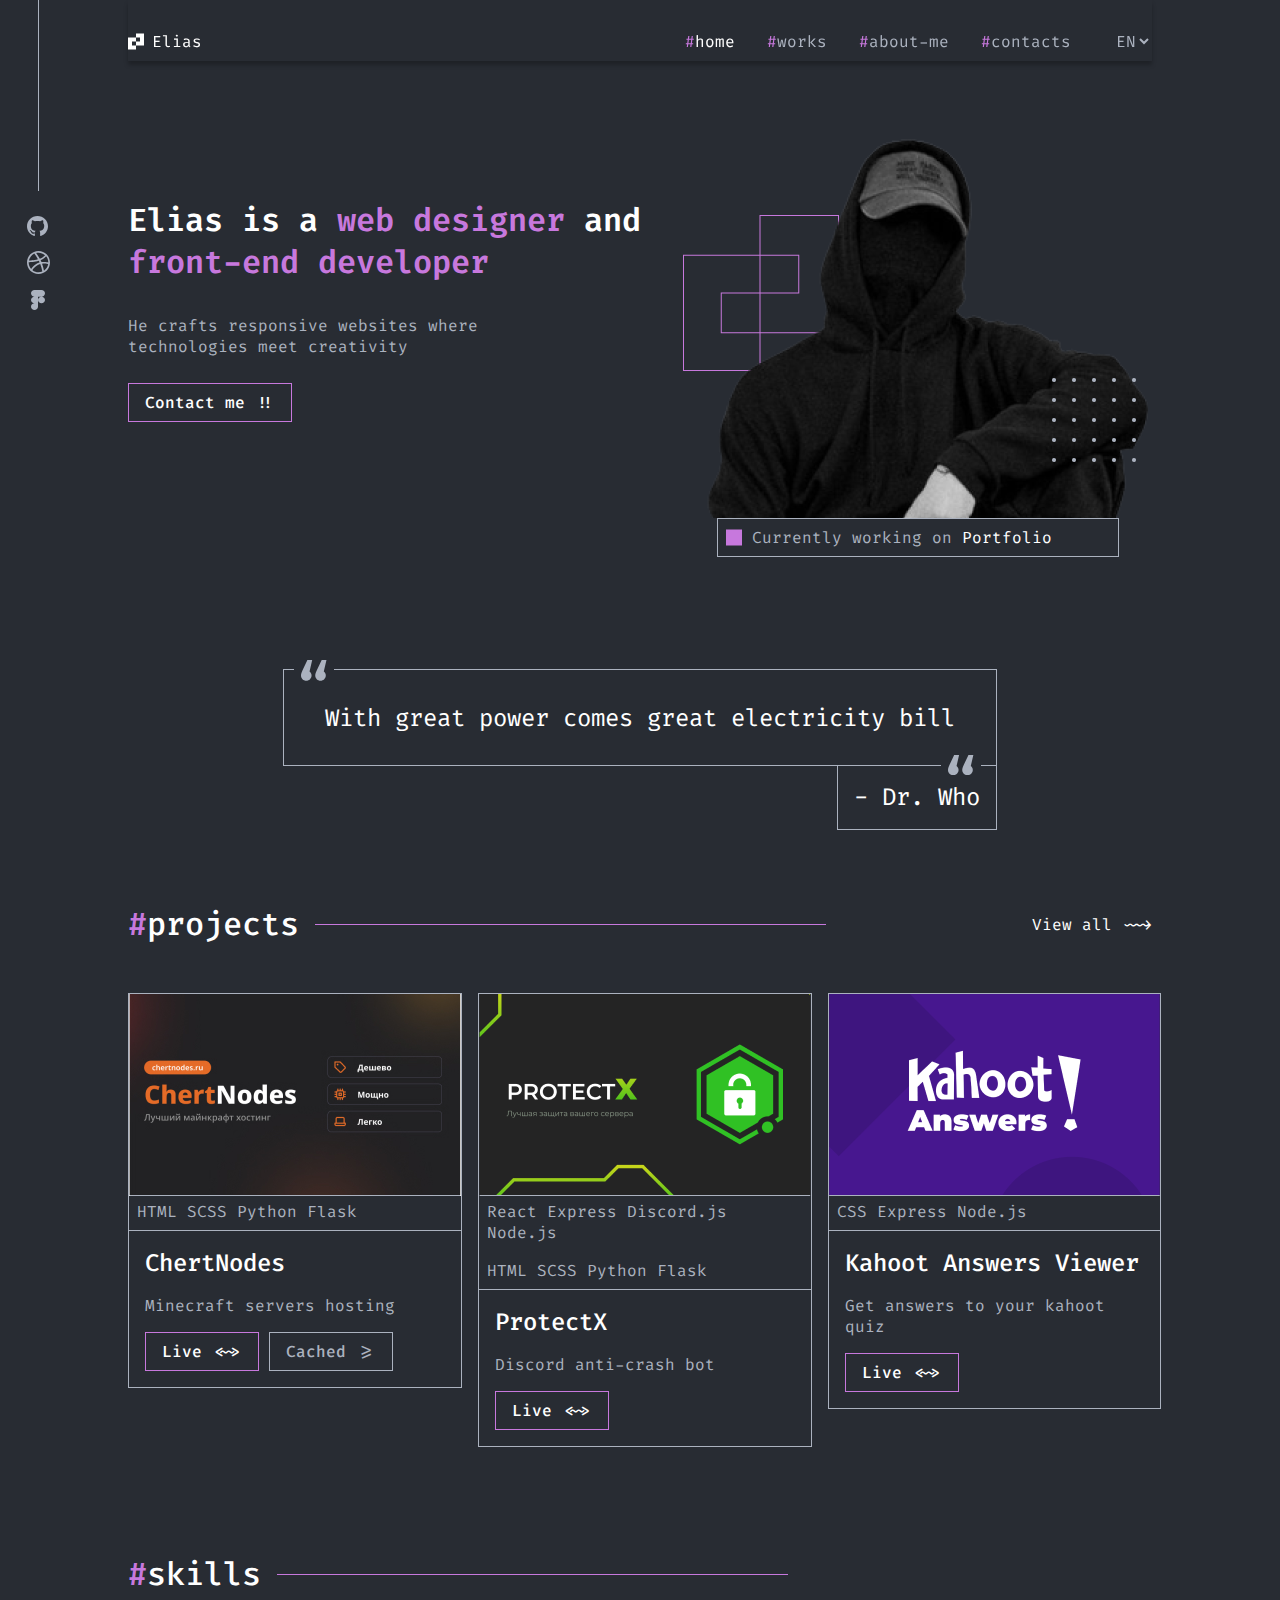
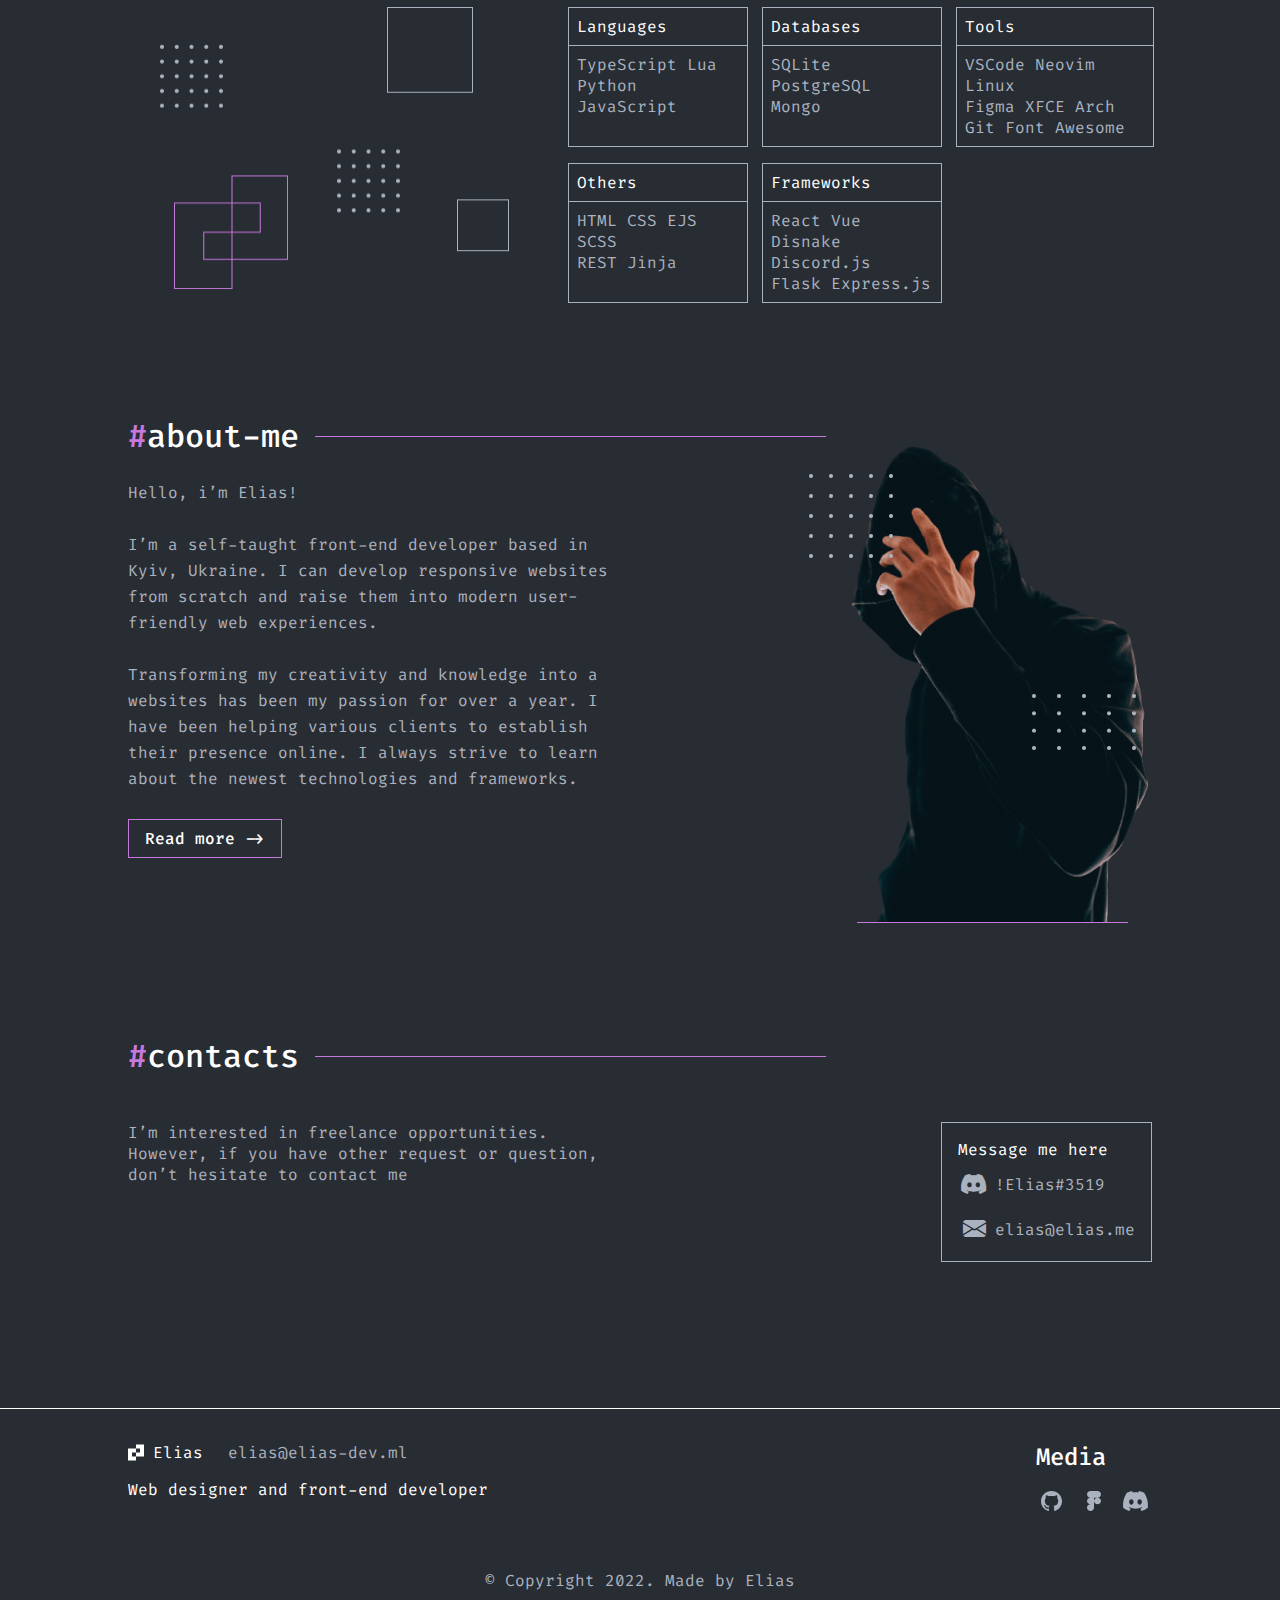
<file: Portfolio/index.html>
<!DOCTYPE html>
<html lang="en">
<head>
    <meta charset="UTF-8">
    <meta name="viewport" content="width=device-width, initial-scale=1.0">
    <link rel="stylesheet" href="css/iconsfont.css">
    <link rel="stylesheet" href="css/style.css">
    <title>Home</title>
</head>
<body class="body-content">

    <div class="home">
        <hr class="home__separator">
        <ul class="home__social-links">
            <li class="home__social-item">
                <a class="home__social-link" href="#">
                    <img class="home__social-icon" src="img/Github.svg" alt="Github">
                </a>
            </li>
            <li class="home__social-item">
                <a class="home__social-link" href="#">
                    <img class="home__social-icon" src="img/Dribble.svg" alt="Dribble">
                </a>
            </li>
            <li class="home__social-item">
                <a class="home__social-link" href="#">
                    <img class="home__social-icon" src="img/Figma.svg" alt="Figma">
                </a>
            </li>
        </ul>
    </div>

    <div class="wrapper">
        <header class="header">
                <a class="header__link" href="#">
                    <img class="header__icon" src="./img/Union.svg" alt="иконка">Elias
                </a>
                <nav class="header__nav">
                    <ul class="header__links">
                        <li class="header__item">
                            <a href="index.html" class="header__linkk"><span class="purple">#</span><span class="white__always">home</span></a>
                        </li>
                        <li class="header__item">
                            <a href="projects.html" class="header__linkk"><span class="purple">#</span><span class="white">works</span></a>
                        </li>
                        <li class="header__item">
                            <a href="about-me.html" class="header__linkk"><span class="purple">#</span><span class="white">about-me</span></a>
                        </li>
                        <li class="header__item">
                            <a href="contacts.html" class="header__linkk"><span class="purple">#</span><span class="white">contacts</span></a>
                        </li>
                    </ul>
                    <select class="header__select" name="" id="">
                        <option value="EN">EN</option>
                        <option value="RU">RU</option>
                    </select>
                </nav>
        </header>
    </div>

    <div class="wrapper">
        <section class="intro">
            <div class="intro__content">
                <h1 class="intro__title">Elias is a <span class="purple">web designer</span> and <span class="purple">front-end developer</span></h1>
                <p class="intro__description">He crafts responsive websites where technologies meet creativity</p>
                <a class="intro__contact-link" href="#">Contact me !!</a>
            </div>
            <div class="intro__image-container">
                <img class="intro__photo" src="img/Group 46.png" alt="Фото">
                <p class="intro__status">
                    <img src="img/Rectangle_27.svg" alt="квадрат" class="intro__status-icon">Currently working on
                    <a href="#" class="intro__status-link"> <span class="break"></span>Portfolio</a>
                </p>
            </div>
        </section>
    </div>

    <div class="modal">
        <div class="modal-content">
            <h2 class="modal-title">Модальное окно</h2>
            <div class="modal-container">
                <p>Lorem ipsum, dolor sit amet consectetur adipisicing elit. Ab expedita iusto iure voluptas, consequatur, quasi accusamus nemo repellat temporibus, voluptates culpa quod! Dolorum mollitia tenetur suscipit iusto culpa ipsum nemo!</p>
            </div>
            <button class="modal-button">Закрыть</button>
        </div>
    </div>

    <div class="wrapper">
        <section class="quote">
            <div class="quote__content">
                <p class="quote__text">With great power comes great electricity bill</p>
                <cite class="quote__author">- Dr. Who</cite>
            </div>
        </section>
    </div>

    <div class="wrapper">
        <section class="projects">
            <div class="projects__header">
                <h2 class="projects__title">
                    <span class="purple">#</span>projects
                </h2>
                <hr class="projects__separator">
                <a href="projects.html" class="projects__view-all">View all ~~></a>
            </div>
            <ul class="projects__list">
                <li class="projects__item projects__item--first">
                    <img class="projects__image" src="img/Rectangle_22.jpg" alt="Проект_1">
                    <ul class="projects__tech-list">
                        <li class="projects__tech-item">HTML SCSS Python Flask</li>
                    </ul>
                    <div class="projects__content">
                        <h3 class="projects__title">ChertNodes</h3>
                        <p class="projects__description">Minecraft servers hosting</p>
                        <button class="projects__button projects__button--live">Live <~></button>
                        <button class="projects__button projects__button--cached">Cached >=</button>
                    </div>
                </li>
                <li class="projects__item projects__item--second">
                    <img class="projects__image" src="img/Rectangle 22.png" alt="Проект_2">
                    <ul class="projects__tech-list">
                        <li class="projects__tech-item">React Express Discord.js Node.js</li> 
                        <li class="projects__tech-item">HTML SCSS Python Flask</li>
                    </ul>
                    <div class="projects__content">
                        <h3 class="projects__title">ProtectX</h3>
                        <p class="projects__description">Discord anti-crash bot</p>
                        <button class="projects__button projects__button--live">Live <~></button>
                    </div>
                </li>
                <li class="projects__item projects__item--third">
                    <img class="projects__image" src="img/Rectangle 22 (1).png" alt="Проект_3">
                    <ul class="projects__tech-list">
                        <li class="projects__tech-item">CSS Express Node.js</li>
                    </ul>
                    <div class="projects__content">
                        <h3 class="projects__title">Kahoot Answers Viewer</h3>
                        <p class="projects__description">Get answers to your kahoot quiz</p>
                        <button class="projects__button projects__button--live">Live <~></button>
                    </div>
                </li>
            </ul>
        </section>
    </div>

    <div class="wrapper">
        <section class="skills">
            <div class="skills__header-container">
                <h2 class="skills__title"> <span class="purple">#</span>skills</h2>
            <hr class="skills__separator">
            </div>
            <div class="skills__content">
                <img class="skills__image" src="img/Group 36.png" alt="">
                <ul class="skills__list">
                    <li class="skills__item skills__item--languages">
                        <p class="skills__category">Languages</p>
                        <ul class="skills__sublist">
                            <li class="skills__subitem">TypeScript Lua</li>
                            <li class="skills__subitem">Python JavaScript</li>
                        </ul>
                    </li>
                    <li class="skills__item skills__item--databases">
                        <p class="skills__category">Databases</p>
                        <ul class="skills__sublist">
                            <li class="skills__subitem">SQLite PostgreSQL</li>
                            <li class="skills__subitem">Mongo</li>
                        </ul>
                    </li>
                    <li class="skills__item skills__item--tools">
                        <p class="skills__category">Tools</p>
                        <ul class="skills__sublist">
                            <li class="skills__subitem">VSCode Neovim Linux</li>
                            <li class="skills__subitem">Figma XFCE Arch</li>
                            <li class="skills__subitem">Git Font Awesome</li>
                        </ul>
                    </li>
                    <li class="skills__item skills__item--others">
                        <p class="skills__category">Others</p>
                        <ul class="skills__sublist">
                            <li class="skills__subitem">HTML CSS EJS SCSS</li>
                            <li class="skills__subitem">REST Jinja</li>
                        </ul>
                    </li>
                    <li class="skills__item skills__item--frameworks">
                        <p class="skills__category">Frameworks</p>
                        <ul class="skills__sublist">
                            <li class="skills__subitem">React Vue</li>
                            <li class="skills__subitem">Disnake Discord.js</li>
                            <li class="skills__subitem">Flask Express.js</li>
                        </ul>
                    </li>
                </ul>
            </div>
        </section>
    </div>

    <div class="wrapper">
        <section class="about-me">
            <div class="about-me__header-container">
                <h2 class="about-me__title"><span class="purple">#</span>about-me</h2>
                <hr class="about-me__separator">
            </div>
            
            <div class="about-me__content-container">
                <div class="about-me__text">
                    <p class="about-me__text-paragraph">Hello, i’m Elias!
                        <br>
                        <br>
                        I’m a self-taught front-end developer based in Kyiv, Ukraine. I can develop responsive websites from scratch and raise them into modern user-friendly web experiences. 
                        <br>
                        <br>
                        Transforming my creativity and knowledge into a websites has been my passion for over a year. I have been helping various clients to establish their presence online. I always strive to learn about the newest technologies and frameworks.</p>
                        
                    <button class="about-me__read-more">Read more -></button>
                </div>

                <img class="about-me__image" src="img/Group 50.png" alt="Фото">
            </div>
        </section>
    </div>

    <div class="wrapper">
        <section class="contacts">
            <div class="contacts__header-container">
                <h2 class="contacts__title"><span class="purple">#</span>contacts</h2>
                <hr class="contacts__separator">
            </div>
            <div class="contacts__content-wrapper">
                <p class="contacts__main-paragraph">I’m interested in freelance opportunities. However, if you have other request or question, don’t hesitate to contact me</p>
                <aside class="contacts__aside">
                    <p class="contacts__aside-paragraph">Message me here</p>
                        <a href="#" class="contacts__aside-link icon-Discord">
                            <p>!Elias#3519</p>
                        </a>
                        <br>
                        <a href="#" class="contacts__aside-link icon-Email">
                            <p>elias@elias.me</p>
                        </a>
                </aside>
            </div>
        </section>
    </div>

    <div class="footer-wrapper">
        <footer class="footer">
            <div class="wrapper">
                <div class="footer__content">
                    <div class="footer__contact">
                        <p class="footer__name">
                            <img class="footer__icon" src="./img/Union.svg" alt="иконка">Elias
                        </p>
                        <a href="#" class="footer__email">elias@elias-dev.ml</a>
                        <p class="footer__role">Web designer and front-end developer</p>
                    </div>

                    <div class="footer__media">
                        <h3 class="footer__media-title">Media</h3>
                        <img class="footer__media-icon" src="img/Github.svg" alt="Github">
                        <img class="footer__media-icon" src="img/Figma.svg" alt="Figma">
                        <img class="footer__media-icon" src="img/Discord.svg" alt="Discord">
                    </div>
                </div>

                <div class="footer__bottom">
                    <p class="footer__copyright">© Copyright 2022. Made by Elias</p>
                </div>
            </div>
        </footer>
    </div>

    <script src="js/index.js"></script>
</body>
</html>
</file>
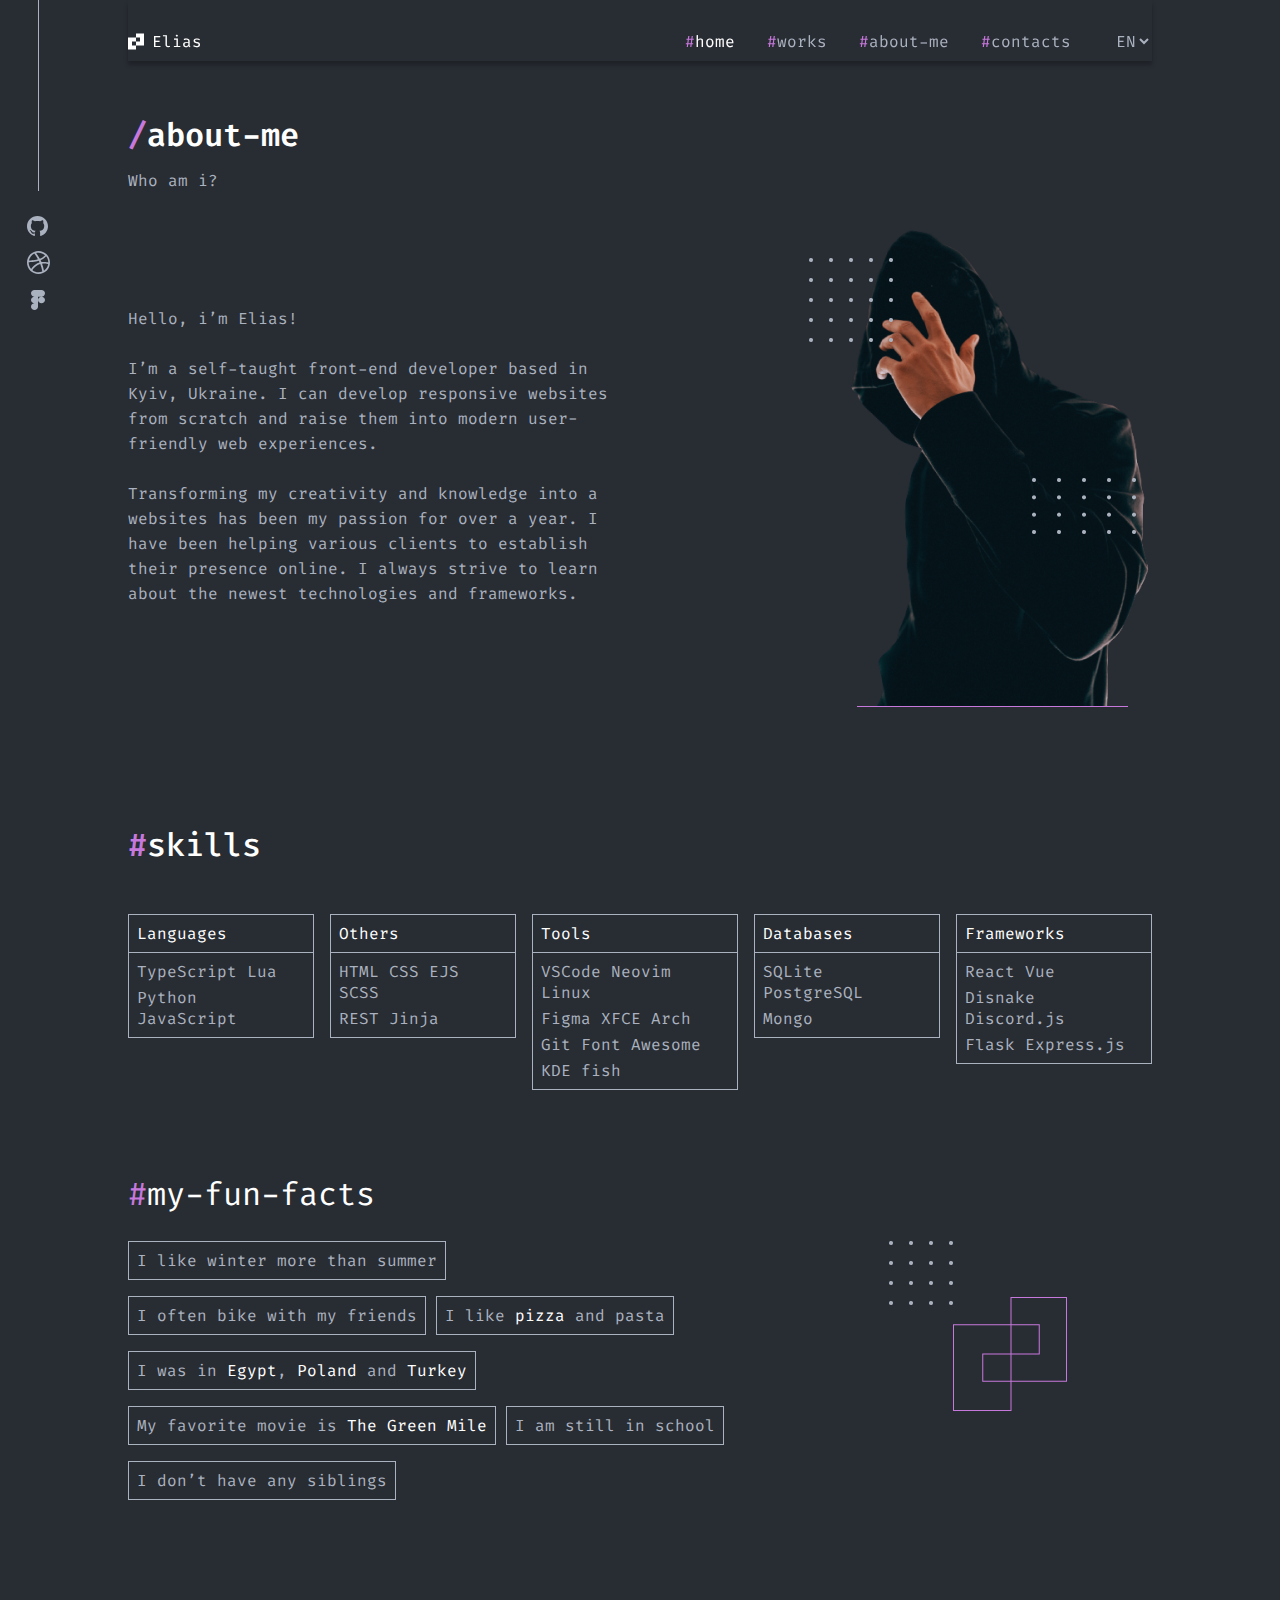
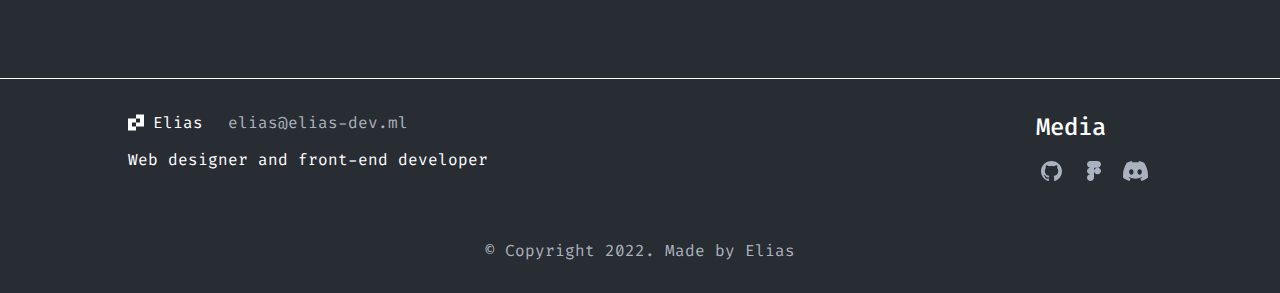
<file: Portfolio/about-me.html>
<!DOCTYPE html>
<html lang="en">
<head>
    <meta charset="UTF-8">
    <meta name="viewport" content="width=device-width, initial-scale=1.0">
    <link rel="stylesheet" href="./css/about-me.css">
    <title>About me</title>
</head>
<body class="body-content">

    <div class="home">
        <hr class="home__separator">
        <ul class="home__social-links">
            <li class="home__social-item">
                <a class="home__social-link" href="#">
                    <img class="home__social-icon" src="img/Github.svg" alt="Github">
                </a>
            </li>
            <li class="home__social-item">
                <a class="home__social-link" href="#">
                    <img class="home__social-icon" src="img/Dribble.svg" alt="Dribble">
                </a>
            </li>
            <li class="home__social-item">
                <a class="home__social-link" href="#">
                    <img class="home__social-icon" src="img/Figma.svg" alt="Figma">
                </a>
            </li>
        </ul>
    </div>

    <div class="wrapper">
        <header class="header">
                <a class="header__link" href="#">
                    <img class="header__icon" src="./img/Union.svg" alt="иконка">Elias
                </a>
                <nav class="header__nav">
                    <ul class="header__links">
                        <li class="header__item">
                            <a href="index.html" class="header__linkk"><span class="purple">#</span><span class="white__always">home</span></a>
                        </li>
                        <li class="header__item">
                            <a href="projects.html" class="header__linkk"><span class="purple">#</span><span class="white">works</span></a>
                        </li>
                        <li class="header__item">
                            <a href="about-me.html" class="header__linkk"><span class="purple">#</span><span class="white">about-me</span></a>
                        </li>
                        <li class="header__item">
                            <a href="contacts.html" class="header__linkk"><span class="purple">#</span><span class="white">contacts</span></a>
                        </li>
                    </ul>
                    <select class="header__select" name="" id="">
                        <option value="EN">EN</option>
                        <option value="RU">RU</option>
                    </select>
                </nav>
        </header>
    </div>

    <div class="wrapper">
        <section class="about-me">
            <h2 class="about-me__title"><span class="purple">/</span>about-me</h2>
            <p class="about-me__text">Who am i?</p>
        </section>
    </div>

    <div class="wrapper">
        <section class="description">
            <main class="description__content">
                <p class="description__paragraph">Hello, i’m Elias!
                    <br>
                    <br>
                    I’m a self-taught front-end developer based in Kyiv, Ukraine. I can develop responsive websites from scratch and raise them into modern user-friendly web experiences. 
                    <br>
                    <br>
                    Transforming my creativity and knowledge into a websites has been my passion for over a year. I have been helping various clients to establish their presence online. I always strive to learn about the newest technologies and frameworks.</p>
            </main>
            <div class="description__image">
                <img src="./img/about-me_photo.png" alt="фото">
            </div>
        </section>
    </div>

    <div class="wrapper">
        <section class="skills">
            <div class="skills__header">
                <h2 class="skills__title"><span class="purple">#</span>skills</h2>
            </div>
            <div class="skills__content">
                <ul class="skills__list">
                    <li class="skills__item">
                        <p class="skills__category">Languages</p>
                        <ul class="skills__sublist">
                            <li class="skills__subitem">TypeScript Lua</li>
                            <li class="skills__subitem">Python JavaScript</li>
                        </ul>
                    </li>
                    <li class="skills__item">
                        <p class="skills__category">Others</p>
                        <ul class="skills__sublist">
                            <li class="skills__subitem">HTML CSS EJS SCSS</li>
                            <li class="skills__subitem">REST Jinja</li>
                        </ul>
                    </li>
                    <li class="skills__item">
                        <p class="skills__category">Tools</p>
                        <ul class="skills__sublist">
                            <li class="skills__subitem">VSCode Neovim Linux</li>
                            <li class="skills__subitem">Figma XFCE Arch</li>
                            <li class="skills__subitem">Git Font Awesome</li>
                            <li class="skills__subitem">KDE fish</li>
                        </ul>
                    </li>
                    <li class="skills__item">
                        <p class="skills__category">Databases</p>
                        <ul class="skills__sublist">
                            <li class="skills__subitem">SQLite PostgreSQL</li>
                            <li class="skills__subitem">Mongo</li>
                        </ul>
                    </li>
                    <li class="skills__item">
                        <p class="skills__category">Frameworks</p>
                        <ul class="skills__sublist">
                            <li class="skills__subitem">React Vue</li>
                            <li class="skills__subitem"></li>
                            <li class="skills__subitem">Disnake Discord.js</li>
                            <li class="skills__subitem">Flask Express.js</li>
                        </ul>
                    </li>
                </ul>
            </div>
        </section>
    </div>

    <div class="wrapper">
        <section class="fun-facts">
            <div class="fun-facts__header">
                <h2 class="fun-facts__title"><span class="purple">#</span>my-fun-facts</h2>
            </div>
            <div class="fun-facts__content">
                <div class="fun-facts__description">
                    <p class="fun-facts__fact">I like winter more than summer</p>
                    <p class="fun-facts__fact">I often bike with my friends</p>
                    <p class="fun-facts__fact">I like <span class="white-p">pizza</span> and <span class="white">pasta</span></p>
                    <p class="fun-facts__fact">I was in <span class="white-p">Egypt</span>, <span class="white-p">Poland</span> and <span class="white-p">Turkey</span></p>
                    <p class="fun-facts__fact">My favorite movie is <span class="white-p">The Green Mile</span></p>
                    <p class="fun-facts__fact">I am still in school</p>
                    <p class="fun-facts__fact">I don’t have any siblings</p>
                </div>
                <div class="fun-facts__decor">
                    <img class="fun-facts__image" src="./img/Group 53.png" alt="декорация">
                </div>
            </div>
        </section>
    </div>

    <div class="footer-wrapper">
        <footer class="footer">
            <div class="wrapper">
                <div class="footer__content">
                    <div class="footer__contact">
                        <p class="footer__name">
                            <img class="footer__icon" src="./img/Union.svg" alt="иконка">Elias
                        </p>
                        <a href="#" class="footer__email">elias@elias-dev.ml</a>
                        <p class="footer__role">Web designer and front-end developer</p>
                    </div>

                    <div class="footer__media">
                        <h3 class="footer__media-title">Media</h3>
                        <img class="footer__media-icon" src="img/Github.svg" alt="Github">
                        <img class="footer__media-icon" src="img/Figma.svg" alt="Figma">
                        <img class="footer__media-icon" src="img/Discord.svg" alt="Discord">
                    </div>
                </div>

                <div class="footer__bottom">
                    <p class="footer__copyright">© Copyright 2022. Made by Elias</p>
                </div>
            </div>
        </footer>
    </div>
</body>
</html>
</file>
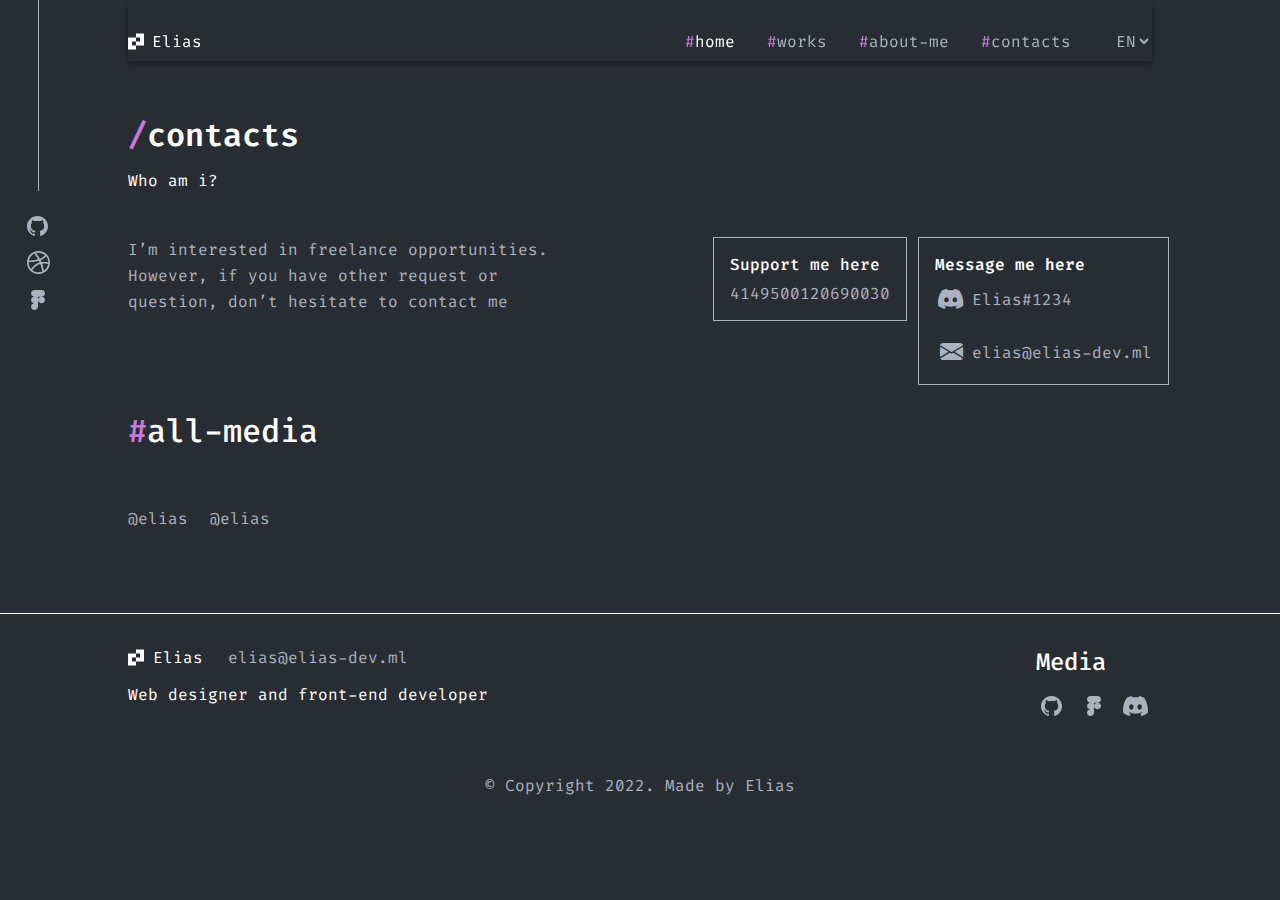
<file: Portfolio/contacts.html>
<!DOCTYPE html>
<html lang="en">
<head>
    <meta charset="UTF-8">
    <meta name="viewport" content="width=device-width, initial-scale=1.0">
    <link rel="stylesheet" href="css/iconsfont2.css">
    <link rel="stylesheet" href="css/contacts.css">
    <title>Contacts</title>
</head>
<body class="body-content">

    <div class="home">
        <hr class="home__separator">
        <ul class="home__social-links">
            <li class="home__social-item">
                <a class="home__social-link" href="#">
                    <img class="home__social-icon" src="img/Github.svg" alt="Github">
                </a>
            </li>
            <li class="home__social-item">
                <a class="home__social-link" href="#">
                    <img class="home__social-icon" src="img/Dribble.svg" alt="Dribble">
                </a>
            </li>
            <li class="home__social-item">
                <a class="home__social-link" href="#">
                    <img class="home__social-icon" src="img/Figma.svg" alt="Figma">
                </a>
            </li>
        </ul>
    </div>

    <div class="wrapper">
        <header class="header">
                <a class="header__link" href="#">
                    <img class="header__icon" src="./img/Union.svg" alt="Лого">Elias
                </a>
                <nav class="header__nav">
                    <ul class="header__links">
                        <li class="header__item">
                            <a href="index.html" class="header__linkss"><span class="purple">#</span><span class="white__always">home</span></a>
                        </li>
                        <li class="header__item">
                            <a href="projects.html" class="header__linkss"><span class="purple">#</span><span class="white">works</span></a>
                        </li>
                        <li class="header__item">
                            <a href="about-me.html" class="header__linkss"><span class="purple">#</span><span class="white">about-me</span></a>
                        </li>
                        <li class="header__item">
                            <a href="contacts.html" class="header__linkss"><span class="purple">#</span><span class="white">contacts</span></a>
                        </li>
                    </ul>
                    <select class="header__select" name="" id="">
                        <option value="EN">EN</option>
                        <option value="RU">RU</option>
                    </select>
                </nav>
        </header>
    </div>

    <div class="wrapper">
        <section class="contacts">
            <h2 class="contacts__title"><span class="purple">/</span>contacts</h2>
            <p class="contacts__description">Who am i?</p>
        </section>
    </div>

    <div class="wrapper">
        <section class="description">
            <main class="description__text">
                <p class="description__text-paragraph">I’m interested in freelance opportunities. However, if you have other request or question, don’t hesitate to contact me</p>
            </main>
            <aside class="description-links">
                <div class="description__support">
                    <h4 class="description__support-title">Support me here</h4>
                    <p class="description__support-text">4149500120690030</p>
                </div>
                <div class="description__contact">
                    <h4 class="description__contact-title">Message me here</h4>
                    <a href="#" class="description__contact-link description__contact-link--discord _icon-discord">
                        <p class="description__contact-detail">Elias#1234</p>
                    </a>
                    <br>
                    <a href="#" class="description__contact-link description__contact-link--email _icon-email">
                        <p class="description__contact-detail">elias@elias-dev.ml</p>
                    </a>
                </div>
            </aside>
        </section>
    </div>

    <div class="wrapper">
        <section class="all-media">
            <div class="all-media__header">
                <h2 class="all-media__title"><span class="purple">#</span>all-media</h2>
            </div>
            <div class="all-media__content">
                <a href="#" class="all-media__link all-media__link--twitter _icon-twitter">
                    <p class="all-media__username">@elias</p>
                </a>
                <a href="#" class="all-media__link all-media__link--twitter _icon-twitter">
                    <p class="all-media__username">@elias</p>
                </a>
            </div>
        </section>
    </div>

    <div class="footer-wrapper">
        <footer class="footer">
            <div class="wrapper">
                <div class="footer__content">
                    <div class="footer__contact">
                        <p class="footer__name">
                            <img class="footer__icon" src="./img/Union.svg" alt="иконка">Elias
                        </p>
                        <a href="#" class="footer__email">elias@elias-dev.ml</a>
                        <p class="footer__role">Web designer and front-end developer</p>
                    </div>

                    <div class="footer__media">
                        <h3 class="footer__media-title">Media</h3>
                        <img class="footer__media-icon" src="img/Github.svg" alt="Github">
                        <img class="footer__media-icon" src="img/Figma.svg" alt="Figma">
                        <img class="footer__media-icon" src="img/Discord.svg" alt="Discord">
                    </div>
                </div>

                <div class="footer__bottom">
                    <p class="footer__copyright">© Copyright 2022. Made by Elias</p>
                </div>
            </div>
        </footer>
    </div>
</body>
</html>
</file>
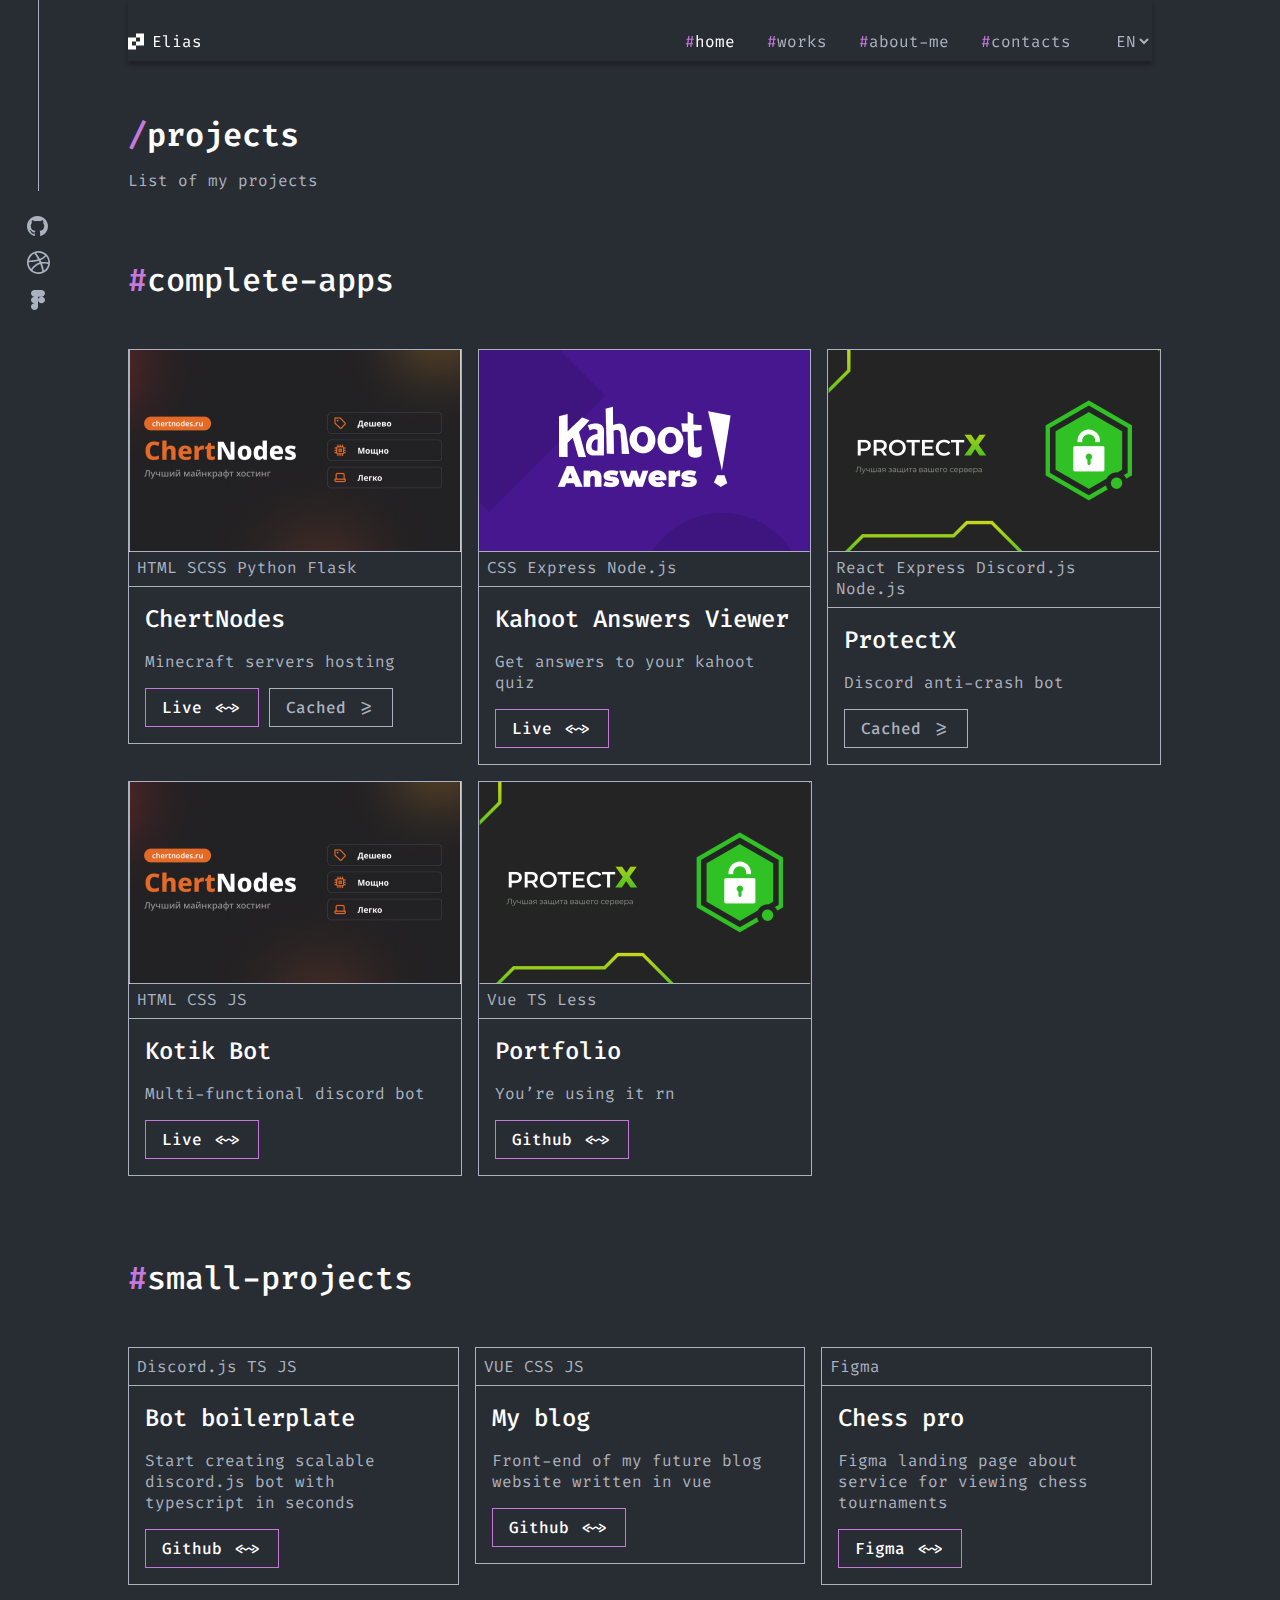
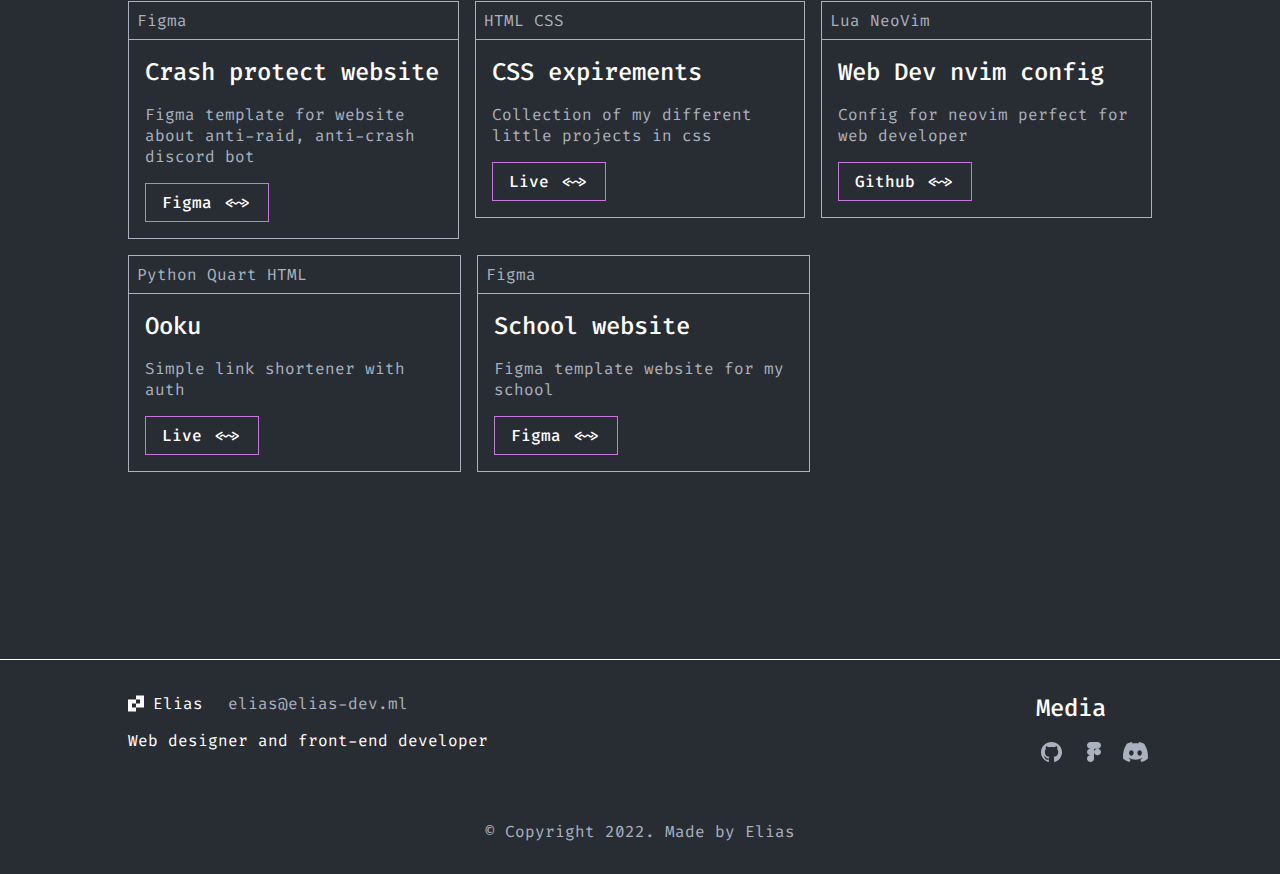
<file: Portfolio/projects.html>
<!DOCTYPE html>
<html lang="en">
<head>
    <meta charset="UTF-8">
    <meta name="viewport" content="width=device-width, initial-scale=1.0">
    <link rel="stylesheet" href="css/projects.css">
    <title>Projects</title>
</head>
<body class="body-content">

    <div class="home">
        <hr class="home__separator">
        <ul class="home__social-links">
            <li class="home__social-item">
                <a class="home__social-link" href="#">
                    <img class="home__social-icon" src="img/Github.svg" alt="Github">
                </a>
            </li>
            <li class="home__social-item">
                <a class="home__social-link" href="#">
                    <img class="home__social-icon" src="img/Dribble.svg" alt="Dribble">
                </a>
            </li>
            <li class="home__social-item">
                <a class="home__social-link" href="#">
                    <img class="home__social-icon" src="img/Figma.svg" alt="Figma">
                </a>
            </li>
        </ul>
    </div>

    <div class="wrapper">
        <header class="header">
                <a class="header__link" href="#">
                    <img class="header__icon" src="./img/Union.svg" alt="иконка">Elias
                </a>
                <nav class="header__nav">
                    <ul class="header__links">
                        <li class="header__item">
                            <a href="index.html" class="header__linkk"><span class="purple">#</span><span class="white__always">home</span></a>
                        </li>
                        <li class="header__item">
                            <a href="projects.html" class="header__linkk"><span class="purple">#</span><span class="white">works</span></a>
                        </li>
                        <li class="header__item">
                            <a href="about-me.html" class="header__linkk"><span class="purple">#</span><span class="white">about-me</span></a>
                        </li>
                        <li class="header__item">
                            <a href="contacts.html" class="header__linkk"><span class="purple">#</span><span class="white">contacts</span></a>
                        </li>
                    </ul>
                    <select class="header__select" name="" id="">
                        <option value="EN">EN</option>
                        <option value="RU">RU</option>
                    </select>
                </nav>
        </header>
    </div>

    <div class="wrapper">
        <section class="projects">
            <h2 class="projects__title"><span class="purple">/</span>projects</h2>
            <p class="projects__description">List of my projects</p>
        </section>
    </div>

    <div class="wrapper">
        <section class="complete-apps">
            <h2 class="complete-apps__title"><span class="purple">#</span>complete-apps</h2>
            <div class="complete-apps__content">
                <ul class="complete-apps__list complete-apps__list--first">
                    <li class="complete-apps__item complete-apps__item--first">
                        <img class="complete-apps__item-image" src="img/Rectangle_22.jpg" alt="Проект_1">
                        <ul class="complete-apps__tech-list">
                            <li class="complete-apps__tech-item">HTML SCSS Python Flask</li>
                        </ul>
                        <div class="complete-apps__item-content">
                            <h3 class="complete-apps__item-title">ChertNodes</h3>
                            <p class="complete-apps__item-description">Minecraft servers hosting</p>
                            <button class="complete-apps__button complete-apps__button--live">Live <~></button>
                            <button class="complete-apps__button complete-apps__button--cached">Cached >=</button>
                        </div>
                    </li>
                    <li class="complete-apps__item complete-apps__item--second">
                        <img class="complete-apps__item-image" src="img/Rectangle 22 (1).png" alt="Проект_2">
                        <ul class="complete-apps__tech-list">
                            <li class="complete-apps__tech-item">CSS Express Node.js</li>
                        </ul>
                        <div class="complete-apps__item-content">
                            <h3 class="complete-apps__item-title">Kahoot Answers Viewer</h3>
                            <p class="complete-apps__item-description">Get answers to your kahoot quiz</p>
                            <button class="complete-apps__button complete-apps__button--live">Live <~></button>
                        </div>
                    </li>
                    <li class="complete-apps__item complete-apps__item--third">
                        <img class="complete-apps__item-image" src="img/Rectangle 22.png" alt="Проект_3">
                        <ul class="complete-apps__tech-list">
                            <li class="complete-apps__tech-item">React Express Discord.js Node.js</li> 
                        </ul>
                        <div class="complete-apps__item-content">
                            <h3 class="complete-apps__item-title">ProtectX</h3>
                            <p class="complete-apps__item-description">Discord anti-crash bot</p>
                            <button class="complete-apps__button complete-apps__button--cached">Cached >=</button>
                        </div>
                    </li>
                </ul>
                <ul class="complete-apps__list complete-apps__list--second">
                    <li class="complete-apps__item complete-apps__item--first">
                        <img class="complete-apps__item-image" src="img/Rectangle_22.jpg" alt="Проект_1">
                        <ul class="complete-apps__tech-list">
                            <li class="complete-apps__tech-item">HTML CSS JS</li>
                        </ul>
                        <div class="complete-apps__item-content">
                            <h3 class="complete-apps__item-title">Kotik Bot</h3>
                            <p class="complete-apps__item-description">Multi-functional discord bot</p>
                            <button class="complete-apps__button--live">Live <~></button>
                        </div>
                    </li>
                    <li class="complete-apps__item complete-apps__item--second">
                        <img class="complete-apps__item-image" src="img/Rectangle 22.png" alt="Проект_2">
                        <ul class="complete-apps__tech-list">
                            <li class="complete-apps__tech-item">Vue TS Less</li> 
                        </ul>
                        <div class="complete-apps__item-content">
                            <h3 class="complete-apps__item-title">Portfolio</h3>
                            <p class="complete-apps__item-description">You’re using it rn</p>
                            <button class="complete-apps__button complete-apps__button--github">Github <~></button>
                        </div>
                    </li>
                </ul>
            </div>
        </section>
    </div>

    <div class="wrapper">
        <section class="small-projects">
            <h1 class="small-projects__title"><span class="purple">#</span>small-projects</h1>
            <div class="small-projects__content">
                <ul class="small-projects__list small-projects__list--first-line">
                    <li class="small-projects__item small-projects__item--bot-boilerplate">
                        <ul class="small-projects__tech-list">
                            <li class="small-projects__tech-item">Discord.js TS JS</li>
                        </ul>
                        <div class="small-projects__content-item">
                            <h3 class="small-projects__content-title">Bot boilerplate</h3>
                            <p class="small-projects__content-description">Start creating scalable discord.js bot with typescript in seconds</p>
                            <button class="small-projects__button small-projects__button--github">Github <~></button>
                        </div>
                    </li>
                    <li class="small-projects__item small-projects__item--my-blog">
                        <ul class="small-projects__tech-list">
                            <li class="small-projects__tech-item">VUE CSS JS</li>
                        </ul>
                        <div class="small-projects__content-item">
                            <h3 class="small-projects__content-title">My blog</h3>
                            <p class="small-projects__content-description">Front-end of my future blog website written in vue</p>
                            <button class="small-projects__button small-projects__button--github">Github <~></button>
                        </div>
                    </li>
                    <li class="small-projects__item small-projects__item--chess-pro">
                        <ul class="small-projects__tech-list">
                            <li class="small-projects__tech-item">Figma</li>
                        </ul>
                        <div class="small-projects__content-item">
                            <h3 class="small-projects__content-title">Chess pro</h3>
                            <p class="small-projects__content-description">Figma landing page about service for viewing chess tournaments</p>
                            <button class="small-projects__button small-projects__button--figma">Figma <~></button>
                        </div>
                    </li>
                </ul>
                <ul class="small-projects__list small-projects__list--second-line">
                    <li class="small-projects__item small-projects__item--crash-protect-website">
                        <ul class="small-projects__tech-list">
                            <li class="small-projects__tech-item">Figma</li>
                        </ul>
                        <div class="small-projects__content-item">
                            <h3 class="small-projects__content-title">Crash protect website</h3>
                            <p class="small-projects__content-description">Figma template for website about anti-raid, anti-crash discord bot</p>
                            <button class="small-projects__button small-projects__button--figma">Figma <~></button>
                        </div>
                    </li>
                    <li class="small-projects__item small-projects__item--css-experiments">
                        <ul class="small-projects__tech-list">
                            <li class="small-projects__tech-item">HTML CSS</li>
                        </ul>
                        <div class="small-projects__content-item">
                            <h3 class="small-projects__content-title">CSS expirements</h3>
                            <p class="small-projects__content-description">Collection of my different little projects in css</p>
                            <button class="small-projects__button small-projects__button--live">Live <~></button>
                        </div>
                    </li>
                    <li class="small-projects__item small-projects__item--nvim-config">
                        <ul class="small-projects__tech-list">
                            <li class="small-projects__tech-item">Lua NeoVim</li>
                        </ul>
                        <div class="small-projects__content-item">
                            <h3 class="small-projects__content-title">Web Dev nvim config</h3>
                            <p class="small-projects__content-description">Config for neovim perfect for web developer</p>
                            <button class="small-projects__button small-projects__button--github">Github <~></button>
                        </div>
                    </li>
                </ul>
                <ul class="small-projects__list small-projects__list--third-line">
                    <li class="small-projects__item small-projects__item--ooku">
                        <ul class="small-projects__tech-list">
                            <li class="small-projects__tech-item">Python Quart HTML</li>
                        </ul>
                        <div class="small-projects__content-item">
                            <h3 class="small-projects__content-title">Ooku</h3>
                            <p class="small-projects__content-description">Simple link shortener with auth</p>
                            <button class="small-projects__button small-projects__button--live">Live <~></button>
                        </div>
                    </li>
                    <li class="small-projects__item small-projects__item--school-website">
                        <ul class="small-projects__tech-list">
                            <li class="small-projects__tech-item">Figma</li>
                        </ul>
                        <div class="small-projects__content-item">
                            <h3 class="small-projects__content-title">School website</h3>
                            <p class="small-projects__content-description">Figma template website for my school</p>
                            <button class="small-projects__button small-projects__button--figma">Figma <~></button>
                        </div>
                    </li>
                </ul>
            </div>
        </section>
    </div>

    <div class="footer-wrapper">
        <footer class="footer">
            <div class="wrapper">
                <div class="footer__content">
                    <div class="footer__contact">
                        <p class="footer__name">
                            <img class="footer__icon" src="./img/Union.svg" alt="иконка">Elias
                        </p>
                        <a href="#" class="footer__email">elias@elias-dev.ml</a>
                        <p class="footer__role">Web designer and front-end developer</p>
                    </div>

                    <div class="footer__media">
                        <h3 class="footer__media-title">Media</h3>
                        <img class="footer__media-icon" src="img/Github.svg" alt="Github">
                        <img class="footer__media-icon" src="img/Figma.svg" alt="Figma">
                        <img class="footer__media-icon" src="img/Discord.svg" alt="Discord">
                    </div>
                </div>

                <div class="footer__bottom">
                    <p class="footer__copyright">© Copyright 2022. Made by Elias</p>
                </div>
            </div>
        </footer>
    </div>
</body>
</html>
</file>
<file: Portfolio/css/iconsfont.css>
@font-face {
  font-family: 'icons';
  src:  url('../fonts/icons.eot?48w7zf');
  src:  url('../fonts/icons.eot?48w7zf#iefix') format('embedded-opentype'),
    url('../fonts/icons.ttf?48w7zf') format('truetype'),
    url('../fonts/icons.woff?48w7zf') format('woff'),
    url('../fonts/icons.svg?48w7zf#icons') format('svg');
  font-weight: normal;
  font-style: normal;
  font-display: block;
}

[class^="icon-"]::before, 
[class*=" icon-"]::before {
  /* use !important to prevent issues with browser extensions that change fonts */
  font-family: 'icons' !important;
  speak: never;
  font-style: normal;
  font-weight: normal;
  font-variant: normal;
  text-transform: none;
  line-height: 1;

  /* Better Font Rendering =========== */
  -webkit-font-smoothing: antialiased;
  -moz-osx-font-smoothing: grayscale;
}

.icon-Discord:before {
  content: "\e900";
  color: #abb2bf;
}
.icon-Email:before {
  content: "\e901";
  color: #abb2bf;
}
</file>
<file: Portfolio/css/style.css>
@import url("https://fonts.googleapis.com/css2?family=Fira+Code:wght@300..700&display=swap");
* {
  font-family: "Fira Code";
  list-style-type: none;
}

body, h1, h2, h3, h4, h5, h6, ul, li, p {
  margin: 0;
  padding: 0;
}

.purple {
  color: #C778DD;
}

.white-p, .white__always, .white:hover {
  color: #FFFFFF;
}

.icon-Discord::before {
  font-size: 32px;
  margin-right: 5px;
}

.icon-Discord:hover::before {
  color: #FFFFFF;
}

.icon-Email::before {
  font-size: 32px;
  margin-right: 5px;
}

.icon-Email:hover::before {
  color: #FFFFFF;
}

.body-content {
  background-color: #282C33;
}

.wrapper {
  margin: 0 auto;
  width: 1024px;
}

.home {
  position: fixed;
  top: 0;
  background-color: #282C33;
  z-index: 3;
  margin-left: 17px;
}
.home .home__separator {
  margin-top: 0;
  margin-bottom: 14px;
  width: 1px;
  height: 191px;
  border: none;
  background: #ABB2BF;
}
.home .home__social-links {
  padding: 5px;
}

.header {
  position: fixed;
  top: 0;
  background-color: #282C33;
  z-index: 4;
  width: 1024px;
  box-shadow: 0px 4px 4px rgba(0, 0, 0, 0.25);
  height: 61px;
}
.header .header__link {
  color: #FFFFFF;
  margin: 0 0 0 0;
  position: relative;
  bottom: -30px;
  text-decoration: none;
}
.header .header__link .header__icon {
  margin: 0 8px 0 0;
  position: relative;
  top: 3px;
}

.header__nav {
  display: flex;
  justify-content: end;
}
.header__nav .header__links {
  display: flex;
  margin: 9px;
}
.header__nav .header__links .header__item {
  padding-right: 32px;
}
.header__nav .header__select {
  border: 0 solid #000;
  background-color: #282C33;
  font-size: 16px;
  color: #ABB2BF;
  padding: 0;
}

.header__linkk {
  color: #ABB2BF;
  text-decoration: none;
}

.intro {
  display: flex;
  align-items: center;
  margin-top: 132px;
  margin-bottom: 112px;
}
.intro .intro__content {
  position: relative;
  top: -39px;
  margin-right: 18px;
}
.intro .intro__content .intro__title {
  color: #FFFFFF;
  font-size: 32px;
  font-weight: 600;
  margin-bottom: 32px;
}
.intro .intro__content .intro__description {
  font-size: 16px;
  color: #ABB2BF;
  margin-bottom: 35px;
  width: 463px;
}
.intro .intro__content .intro__contact-link {
  color: #FFFFFF;
  background-color: transparent;
  border: 1px solid #C778DD;
  border-radius: 0px;
  font-size: 16px;
  font-weight: 500;
  padding: 8px 16px;
  text-decoration: none;
}
.intro .intro__content .intro__contact-link:hover {
  background-color: rgba(199, 120, 221, 0.2);
  transition-duration: 300ms;
}

.intro__image-container {
  display: flex;
  flex-direction: column;
  align-items: center;
}
.intro__image-container .intro__photo {
  width: 469px;
  height: 386px;
}
.intro__image-container .intro__status {
  display: flex;
  border: 1px solid #ABB2BF;
  padding: 8px;
  width: 384px;
  font-size: 16px;
  color: #ABB2BF;
}
.intro__image-container .intro__status .intro__status-icon {
  margin-right: 10px;
}
.intro__image-container .intro__status .intro__status-link {
  text-decoration: none;
  color: #FFFFFF;
}
.intro__image-container .intro__status .intro__status-link .break {
  margin-left: 10px;
}

.modal {
  display: none;
  position: fixed;
  z-index: 4;
  left: 0;
  top: 0;
  width: 100vw;
  height: 100vh;
  background-color: rgba(0, 0, 0, 0.4);
}
.modal .modal-content {
  border-radius: 10px;
  background-color: #fff;
  margin: 100px auto;
  padding: 20px;
  width: 50%;
  font-size: 20px;
}

.quote {
  position: relative;
  margin: 0 auto;
  width: 712px;
  height: 95px;
  border: 1px solid #ABB2BF;
}
.quote::before {
  content: "";
  position: absolute;
  background-image: url(../img/quote.svg);
  background-repeat: no-repeat;
  background-position: center;
  width: 40px;
  height: 50px;
  top: -25px;
  left: 10px;
  background-color: #282C33;
  z-index: 2;
}
.quote::after {
  content: "";
  position: absolute;
  background-repeat: no-repeat;
  background-image: url(../img/quote.svg);
  background-position: center;
  width: 40px;
  height: 20px;
  bottom: -10px;
  right: 15px;
  background-color: #282C33;
  z-index: 2;
}
.quote .quote__content {
  display: flex;
  justify-content: center;
  align-items: center;
}
.quote .quote__content .quote__text {
  color: #FFFFFF;
  font-size: 24px;
  padding: 32px 0px;
}
.quote .quote__content .quote__author {
  color: #FFFFFF;
  position: absolute;
  border: 1px solid #ABB2BF;
  right: -1px;
  bottom: -65px;
  border-top: 0;
  padding: 16px 16px;
  font-style: normal;
  font-size: 24px;
}

.projects {
  margin-top: 137px;
  margin-bottom: 106px;
}
.projects .projects__header {
  display: flex;
  align-items: center;
  margin-bottom: 48px;
}
.projects .projects__header .projects__title {
  color: #FFFFFF;
  font-size: 32px;
  font-weight: 500;
  margin-right: 16px;
}
.projects .projects__header .projects__separator {
  width: 511px;
  height: 1px;
  margin-left: 0;
  background: #C778DD;
  border: none;
}
.projects .projects__header .projects__view-all {
  text-decoration: none;
  color: #FFFFFF;
}

.projects__list {
  padding: 0;
  display: flex;
  align-items: flex-start;
}
.projects__list .projects__item--first {
  margin-right: 16px;
  border: 1px solid #ABB2BF;
}
.projects__list .projects__item--first .projects__tech-list {
  color: #ABB2BF;
  padding: 0 8px;
  font-size: 16px;
  border-bottom: 1px solid #ABB2BF;
  padding-bottom: 8px;
}
.projects__list .projects__item--first .projects__content {
  padding: 16px;
}
.projects__list .projects__item--first .projects__content .projects__title {
  font-size: 24px;
  font-weight: 500;
  color: #FFFFFF;
  margin-bottom: 16px;
}
.projects__list .projects__item--first .projects__content .projects__description {
  color: #ABB2BF;
  margin-bottom: 16px;
}
.projects__list .projects__item--first .projects__content .projects__button--live {
  border: 1px solid #C778DD;
  background-color: transparent;
  font-size: 16px;
  font-weight: 500;
  color: #FFFFFF;
  padding: 8px 16px;
}
.projects__list .projects__item--first .projects__content .projects__button--live:hover {
  background-color: rgba(199, 120, 221, 0.2);
  transition-duration: 300ms;
}
.projects__list .projects__item--first .projects__content .projects__button--cached {
  border: 1px solid #ABB2BF;
  background-color: transparent;
  color: #ABB2BF;
  font-size: 16px;
  font-weight: 500;
  color: #ABB2BF;
  padding: 8px 16px;
}
.projects__list .projects__item--first .projects__content .projects__button--cached:hover {
  background-color: rgba(171, 178, 191, 0.2);
  transition-duration: 300ms;
}
.projects__list .projects__item--second {
  margin-right: 16px;
  border: 1px solid #ABB2BF;
}
.projects__list .projects__item--second .projects__tech-list {
  color: #ABB2BF;
  padding: 0 8px;
  font-size: 16px;
  border-bottom: 1px solid #ABB2BF;
  padding-bottom: 8px;
}
.projects__list .projects__item--second .projects__tech-list .projects__tech-item:first-child {
  margin-bottom: 17px;
}
.projects__list .projects__item--second .projects__content {
  padding: 16px;
}
.projects__list .projects__item--second .projects__content .projects__title {
  font-size: 24px;
  font-weight: 500;
  color: #FFFFFF;
  margin-bottom: 16px;
}
.projects__list .projects__item--second .projects__content .projects__description {
  color: #ABB2BF;
  margin-bottom: 16px;
}
.projects__list .projects__item--second .projects__content .projects__button--live {
  border: 1px solid #C778DD;
  background-color: transparent;
  color: #FFFFFF;
  font-size: 16px;
  font-weight: 500;
  color: #FFFFFF;
  padding: 8px 16px;
}
.projects__list .projects__item--second .projects__content .projects__button--live:hover {
  background-color: rgba(199, 120, 221, 0.2);
  transition-duration: 300ms;
}
.projects__list .projects__item--third {
  border: 1px solid #ABB2BF;
}
.projects__list .projects__item--third .projects__tech-list {
  color: #ABB2BF;
  padding: 0 8px;
  font-size: 16px;
  border-bottom: 1px solid #ABB2BF;
  padding-bottom: 8px;
}
.projects__list .projects__item--third .projects__content {
  padding: 16px;
}
.projects__list .projects__item--third .projects__content .projects__title {
  font-size: 24px;
  font-weight: 500;
  color: #FFFFFF;
  margin-bottom: 16px;
}
.projects__list .projects__item--third .projects__content .projects__description {
  color: #ABB2BF;
  margin-bottom: 16px;
}
.projects__list .projects__item--third .projects__content .projects__button--live {
  border: 1px solid #C778DD;
  background-color: transparent;
  color: #FFFFFF;
  font-size: 16px;
  font-weight: 500;
  color: #FFFFFF;
  padding: 8px 16px;
}
.projects__list .projects__item--third .projects__content .projects__button--live:hover {
  background-color: rgba(199, 120, 221, 0.2);
  transition-duration: 300ms;
}

.skills {
  display: flex;
  flex-direction: column;
  margin-bottom: 112px;
}
.skills .skills__header-container {
  display: flex;
  align-items: center;
  margin-bottom: 12px;
}
.skills .skills__header-container .skills__title {
  display: flex;
  align-items: center;
  color: #FFFFFF;
  font-size: 32px;
  font-weight: 500;
  margin-right: 16px;
}
.skills .skills__header-container .skills__separator {
  width: 511px;
  height: 1px;
  margin-left: 0;
  background: #C778DD;
  border: none;
}

.skills__content {
  display: flex;
}
.skills__content .skills__image {
  width: 349px;
  height: 282px;
  margin-right: 59px;
  margin-left: 32px;
}
.skills__content .skills__list {
  display: grid;
  grid-template-columns: 178px 178px 196px;
  grid-template-rows: auto auto;
  -moz-column-gap: 16px;
       column-gap: 16px;
  row-gap: 16px;
  margin: 0;
  padding: 0;
  width: 584px;
}
.skills__content .skills__list .skills__item--languages {
  padding: 8px 0;
  border: 1px solid #ABB2BF;
  margin-right: 16px;
  width: 178px;
}
.skills__content .skills__list .skills__item--languages .skills__category {
  color: #FFFFFF;
  font-size: 16px;
  margin: 0;
  padding: 0 8px 8px 8px;
  border-bottom: 1px solid #ABB2BF;
}
.skills__content .skills__list .skills__item--languages .skills__sublist {
  color: #ABB2BF;
  padding: 8px 8px 0 8px;
  font-size: 16px;
}
.skills__content .skills__list .skills__item--databases {
  padding: 8px 0;
  border: 1px solid #ABB2BF;
  margin-right: 16px;
  width: 178px;
}
.skills__content .skills__list .skills__item--databases .skills__category {
  color: #FFFFFF;
  font-size: 16px;
  margin: 0;
  padding: 0 8px;
  padding: 0 8px 8px 8px;
  border-bottom: 1px solid #ABB2BF;
}
.skills__content .skills__list .skills__item--databases .skills__sublist {
  color: #ABB2BF;
  padding: 8px 8px 0 8px;
  font-size: 16px;
}
.skills__content .skills__list .skills__item--tools {
  padding: 8px 0;
  border: 1px solid #ABB2BF;
  margin-right: 16px;
  width: 196px;
}
.skills__content .skills__list .skills__item--tools .skills__category {
  color: #FFFFFF;
  font-size: 16px;
  margin: 0;
  padding: 0 8px 8px 8px;
  border-bottom: 1px solid #ABB2BF;
}
.skills__content .skills__list .skills__item--tools .skills__sublist {
  color: #ABB2BF;
  padding: 8px 8px 0 8px;
  font-size: 16px;
  font-weight: 400;
}
.skills__content .skills__list .skills__item--others {
  padding: 8px 0;
  border: 1px solid #ABB2BF;
  margin-right: 16px;
  width: 178px;
}
.skills__content .skills__list .skills__item--others .skills__category {
  color: #FFFFFF;
  font-size: 16px;
  margin: 0;
  padding: 0 8px;
  padding: 0 8px 8px 8px;
  border-bottom: 1px solid #ABB2BF;
}
.skills__content .skills__list .skills__item--others .skills__sublist {
  color: #ABB2BF;
  padding: 8px 8px 0 8px;
}
.skills__content .skills__list .skills__item--frameworks {
  padding: 8px 0;
  border: 1px solid #ABB2BF;
  width: 178px;
}
.skills__content .skills__list .skills__item--frameworks .skills__category {
  color: #FFFFFF;
  font-size: 16px;
  margin: 0;
  padding: 0 8px;
  padding: 0 8px 8px 8px;
  border-bottom: 1px solid #ABB2BF;
}
.skills__content .skills__list .skills__item--frameworks .skills__sublist {
  color: #ABB2BF;
  padding: 8px 8px 0 8px;
}

.about-me {
  margin-bottom: 112px;
  height: 508px;
}
.about-me .about-me__header-container {
  display: flex;
  align-items: center;
  margin-bottom: 23px;
}
.about-me .about-me__header-container .about-me__title {
  display: flex;
  align-items: center;
  color: #FFFFFF;
  font-size: 32px;
  font-weight: 500;
  margin-right: 16px;
}
.about-me .about-me__header-container .about-me__separator {
  margin: 0;
  width: 511px;
  height: 1px;
  border: none;
  background: #C778DD;
}

.about-me__content-container {
  display: flex;
  height: 508px;
  width: 1025px;
}
.about-me__content-container .about-me__text {
  margin: 0;
  padding: 0;
  margin-right: 166px;
}
.about-me__content-container .about-me__text .about-me__text-paragraph {
  color: #ABB2BF;
  font-size: 16px;
  line-height: 26px;
  margin-bottom: 27px;
  width: 515px;
}
.about-me__content-container .about-me__text .about-me__read-more {
  color: #FFFFFF;
  background-color: transparent;
  border: 1px solid #C778DD;
  border-radius: 0px;
  font-size: 16px;
  font-weight: 500;
  padding: 8px 16px;
  text-decoration: none;
}
.about-me__content-container .about-me__text .about-me__read-more:hover {
  background-color: rgba(199, 120, 221, 0.2);
  transition-duration: 300ms;
}
.about-me__content-container .about-me__image {
  position: relative;
  top: -65px;
  width: 343px;
  height: 508px;
}

.contacts {
  height: 228px;
  margin-bottom: 145px;
}
.contacts .contacts__header-container {
  display: flex;
  align-items: center;
  margin-bottom: 45px;
}
.contacts .contacts__header-container .contacts__title {
  display: flex;
  align-items: center;
  color: #FFFFFF;
  font-size: 32px;
  font-weight: 500;
  margin-right: 16px;
}
.contacts .contacts__header-container .contacts__separator {
  margin: 0;
  width: 511px;
  height: 1px;
  border: none;
  background: #C778DD;
}

.contacts__content-wrapper {
  display: flex;
  justify-content: space-between;
}
.contacts__content-wrapper .contacts__main-paragraph {
  color: #ABB2BF;
  font-size: 16px;
  width: 505px;
}
.contacts__content-wrapper .contacts__aside {
  border: 1px solid #ABB2BF;
  padding: 16px;
}
.contacts__content-wrapper .contacts__aside .contacts__aside-paragraph {
  margin-bottom: 16px;
  color: #FFFFFF;
}
.contacts__content-wrapper .contacts__aside .contacts__aside-link {
  text-decoration: none;
  margin-top: -8px;
  color: #ABB2BF;
  display: flex;
  align-items: center;
}
.contacts__content-wrapper .contacts__aside .contacts__aside-link:hover {
  color: #FFFFFF;
}

.footer-wrapper {
  border-top: 1px solid #FFFFFF;
}
.footer-wrapper .footer {
  margin: 32px 0;
}
.footer-wrapper .footer .footer__bottom {
  display: flex;
  justify-content: center;
}
.footer-wrapper .footer .footer__bottom .footer__copyright {
  color: #ABB2BF;
}

.footer__content {
  display: flex;
  justify-content: space-between;
  margin-bottom: 48px;
}
.footer__content .footer__contact .footer__name {
  display: inline;
  margin-right: 15px;
  color: #FFFFFF;
  text-decoration: none;
}
.footer__content .footer__contact .footer__name .footer__icon {
  position: relative;
  top: 3px;
  margin-right: 9px;
  color: #FFFFFF;
}
.footer__content .footer__contact .footer__email {
  display: inline;
  color: #ABB2BF;
  text-decoration: none;
}
.footer__content .footer__contact .footer__role {
  margin-top: 16px;
  color: #FFFFFF;
}
.footer__content .footer__media .footer__media-title {
  color: #FFFFFF;
  margin-bottom: 12px;
  font-size: 24px;
  font-weight: 500;
}/*# sourceMappingURL=style.css.map */
</file>
<file: Portfolio/css/about-me.css>
@import url("https://fonts.googleapis.com/css2?family=Fira+Code:wght@300..700&display=swap");
* {
  font-family: "Fira Code";
  list-style-type: none;
}

body, h1, h2, h3, h4, h5, h6, ul, li, p {
  margin: 0;
  padding: 0;
}

.purple {
  color: #C778DD;
}

.white-p, .white__always, .white:hover {
  color: #FFFFFF;
}

.icon-Discord::before {
  font-size: 32px;
  margin-right: 5px;
}

.icon-Discord:hover::before {
  color: #FFFFFF;
}

.icon-Email::before {
  font-size: 32px;
  margin-right: 5px;
}

.icon-Email:hover::before {
  color: #FFFFFF;
}

.body-content {
  background-color: #282C33;
}

.wrapper {
  margin: 0 auto;
  width: 1024px;
}

.home {
  position: fixed;
  top: 0;
  background-color: #282C33;
  z-index: 3;
  margin-left: 17px;
}
.home .home__separator {
  margin-top: 0;
  margin-bottom: 14px;
  width: 1px;
  height: 191px;
  border: none;
  background: #ABB2BF;
}
.home .home__social-links {
  padding: 5px;
}

.header {
  position: fixed;
  top: 0;
  background-color: #282C33;
  z-index: 4;
  width: 1024px;
  box-shadow: 0px 4px 4px rgba(0, 0, 0, 0.25);
  height: 61px;
}
.header .header__link {
  color: #FFFFFF;
  margin: 0 0 0 0;
  position: relative;
  bottom: -30px;
  text-decoration: none;
}
.header .header__link .header__icon {
  margin: 0 8px 0 0;
  position: relative;
  top: 3px;
}

.header__nav {
  display: flex;
  justify-content: end;
}
.header__nav .header__links {
  display: flex;
  margin: 9px;
}
.header__nav .header__links .header__item {
  padding-right: 32px;
}
.header__nav .header__select {
  border: 0 solid #000;
  background-color: #282C33;
  font-size: 16px;
  color: #ABB2BF;
  padding: 0;
}

.header__linkk {
  color: #ABB2BF;
  text-decoration: none;
}

.about-me {
  margin-top: 114px;
  margin-bottom: 8px;
}
.about-me .about-me__title {
  color: #FFFFFF;
  font-size: 32px;
  font-weight: 600;
  margin-bottom: 14px;
}
.about-me .about-me__text {
  color: #ABB2BF;
  font-size: 16px;
  font-weight: 400;
}

.description {
  display: flex;
  align-items: center;
  margin-bottom: 112px;
}
.description .description__content {
  width: 515px;
  margin-right: 170px;
}
.description .description__content .description__paragraph {
  color: #ABB2BF;
  font-size: 16px;
  line-height: 25px;
  font-weight: 400;
}

.skills {
  margin-bottom: 83px;
}
.skills .skills__header .skills__title {
  color: #FFFFFF;
  margin-bottom: 48px;
  font-size: 32px;
  font-weight: 500;
}
.skills .skills__content .skills__list {
  display: flex;
  align-items: flex-start;
  margin: 0;
  padding: 0;
}

.skills__item {
  padding: 8px 0;
  border: 1px solid #ABB2BF;
  margin-right: 16px;
}
.skills__item:last-child {
  margin-right: 0;
}
.skills__item .skills__category {
  color: #FFFFFF;
  font-size: 16px;
  margin: 0;
  padding: 0 8px 8px 8px;
  border-bottom: 1px solid #ABB2BF;
}
.skills__item .skills__sublist {
  color: #ABB2BF;
  padding: 8px 8px 0 8px;
  font-size: 16px;
}
.skills__item .skills__sublist .skills__subitem:not(:last-child) {
  margin-bottom: 5px;
}

.fun-facts {
  margin-bottom: 162px;
}
.fun-facts .fun-facts__header .fun-facts__title {
  color: #FFFFFF;
  font-size: 32px;
  font-weight: 400;
  margin-bottom: 26px;
}

.fun-facts__content {
  display: flex;
}
.fun-facts__content .fun-facts__description {
  margin-right: 156px;
  width: 605px;
}
.fun-facts__content .fun-facts__description .fun-facts__fact {
  display: inline-block;
  border: 1px solid #ABB2BF;
  padding: 8px;
  color: #ABB2BF;
  margin-bottom: 16px;
}

.footer-wrapper {
  border-top: 1px solid #FFFFFF;
}
.footer-wrapper .footer {
  margin: 32px 0;
}
.footer-wrapper .footer .footer__bottom {
  display: flex;
  justify-content: center;
}
.footer-wrapper .footer .footer__bottom .footer__copyright {
  color: #ABB2BF;
}

.footer__content {
  display: flex;
  justify-content: space-between;
  margin-bottom: 48px;
}
.footer__content .footer__contact .footer__name {
  display: inline;
  margin-right: 15px;
  color: #FFFFFF;
  text-decoration: none;
}
.footer__content .footer__contact .footer__name .footer__icon {
  position: relative;
  top: 3px;
  margin-right: 9px;
  color: #FFFFFF;
}
.footer__content .footer__contact .footer__email {
  display: inline;
  color: #ABB2BF;
  text-decoration: none;
}
.footer__content .footer__contact .footer__role {
  margin-top: 16px;
  color: #FFFFFF;
}
.footer__content .footer__media .footer__media-title {
  color: #FFFFFF;
  margin-bottom: 12px;
  font-size: 24px;
  font-weight: 500;
}/*# sourceMappingURL=about-me.css.map */
</file>
<file: Portfolio/css/iconsfont2.css>
@font-face {
  font-family: 'icons';
  src:  url('../fonts/icons.eot?w9ppzw');
  src:  url('../fonts/icons.eot?w9ppzw#iefix') format('embedded-opentype'),
    url('../fonts/icons.ttf?w9ppzw') format('truetype'),
    url('../fonts/icons.woff?w9ppzw') format('woff'),
    url('../fonts/icons.svg?w9ppzw#icons') format('svg');
  font-weight: normal;
  font-style: normal;
  font-display: block;
}

[class^="_icon-"]::before, 
[class*=" _icon-"]::before {
  /* use !important to prevent issues with browser extensions that change fonts */
  font-family: 'icons' !important;
  speak: never;
  font-style: normal;
  font-weight: normal;
  font-variant: normal;
  text-transform: none;
  line-height: 1;

  /* Better Font Rendering =========== */
  -webkit-font-smoothing: antialiased;
  -moz-osx-font-smoothing: grayscale;
}

._icon-discord:before {
  content: "\e900";
  color: #abb2bf;
}
._icon-email:before {
  content: "\e901";
  color: #abb2bf;
}
._icon-twitter:before {
  content: "\e902";
  color: #abb2bf;
}
</file>
<file: Portfolio/css/contacts.css>
@import url("https://fonts.googleapis.com/css2?family=Fira+Code:wght@300..700&display=swap");
* {
  font-family: "Fira Code";
  list-style-type: none;
}

body, h1, h2, h3, h4, h5, h6, ul, li, p {
  margin: 0;
  padding: 0;
}

.purple {
  color: #C778DD;
}

.white-p, .white__always, .white:hover {
  color: #FFFFFF;
}

._icon-discord::before {
  font-size: 32px;
  margin-right: 5px;
}

._icon-email::before {
  font-size: 32px;
  margin-right: 5px;
}

._icon-twitter::before {
  font-size: 32px;
  margin-right: 5px;
}

.body-content {
  background-color: #282C33;
}

.wrapper {
  margin: 0 auto;
  width: 1024px;
}

.home {
  position: fixed;
  top: 0;
  background-color: #282C33;
  z-index: 3;
  margin-left: 17px;
}
.home .home__separator {
  margin-top: 0;
  margin-bottom: 14px;
  width: 1px;
  height: 191px;
  border: none;
  background: #ABB2BF;
}
.home .home__social-links {
  padding: 5px;
}

.header {
  position: fixed;
  top: 0;
  background-color: #282C33;
  z-index: 4;
  width: 1024px;
  box-shadow: 0px 4px 4px rgba(0, 0, 0, 0.25);
  height: 61px;
}
.header .header__link {
  color: #FFFFFF;
  margin: 0 0 0 0;
  position: relative;
  bottom: -30px;
  text-decoration: none;
}
.header .header__link .header__icon {
  margin: 0 8px 0 0;
  position: relative;
  top: 3px;
}

.header__nav {
  display: flex;
  justify-content: end;
}
.header__nav .header__links {
  display: flex;
  margin: 9px;
}
.header__nav .header__links .header__item {
  padding-right: 32px;
}
.header__nav .header__select {
  border: 0 solid #000;
  background-color: #282C33;
  font-size: 16px;
  color: #ABB2BF;
  padding: 0;
}

.header__linkss {
  color: #ABB2BF;
  text-decoration: none;
}

.contacts {
  margin-top: 114px;
  margin-bottom: 46px;
}
.contacts .contacts__title {
  color: #FFFFFF;
  font-size: 32px;
  font-weight: 600;
  margin-bottom: 14px;
}
.contacts .contacts__description {
  color: #FFFFFF;
  font-size: 16px;
  font-weight: 400;
}

.description {
  margin-bottom: 25px;
  display: flex;
  justify-content: space-between;
}
.description .description__text {
  width: 505px;
  margin-right: 117px;
  line-height: 26px;
}
.description .description__text .description__text-paragraph {
  color: #ABB2BF;
  font-size: 16px;
  font-weight: 400;
}

.description-links {
  display: flex;
  align-items: flex-start;
  width: 439px;
}
.description-links .description__support {
  border: 1px solid #ABB2BF;
  margin-right: 11px;
  padding: 16px;
}
.description-links .description__support .description__support-title {
  color: #FFFFFF;
  font-weight: 500;
  font-size: 16px;
  margin-bottom: 8px;
}
.description-links .description__support .description__support-text {
  font-size: 16px;
  font-weight: 400;
  color: #ABB2BF;
}
.description-links .description__contact {
  border: 1px solid #ABB2BF;
  padding: 16px;
  position: relative;
}
.description-links .description__contact .description__contact-title {
  color: #FFFFFF;
  font-weight: 600;
  font-size: 16px;
  margin-bottom: 8px;
}
.description-links .description__contact .description__contact-link {
  text-decoration: none;
  color: #ABB2BF;
  display: flex;
  align-items: center;
}
.description-links .description__contact .description__contact-link:hover {
  color: #FFFFFF;
}
.description-links .description__contact .description__contact-link {
  text-decoration: none;
  color: #ABB2BF;
  display: flex;
  align-items: center;
  white-space: nowrap;
}
.description-links .description__contact .description__contact-link:hover {
  color: #FFFFFF;
}

.all-media {
  margin-bottom: 84px;
}
.all-media .all-media__header {
  margin-bottom: 21px;
}
.all-media .all-media__header .all-media__title {
  color: #FFFFFF;
  font-size: 32px;
  font-weight: 500;
}
.all-media .all-media__content {
  display: flex;
}
.all-media .all-media__content .all-media__link {
  text-decoration: none;
  margin-right: 22px;
  color: #ABB2BF;
}
.all-media .all-media__content .all-media__link {
  text-decoration: none;
  color: #ABB2BF;
}

.footer-wrapper {
  border-top: 1px solid #FFFFFF;
}
.footer-wrapper .footer {
  margin: 32px 0;
}
.footer-wrapper .footer .footer__bottom {
  display: flex;
  justify-content: center;
}
.footer-wrapper .footer .footer__bottom .footer__copyright {
  color: #ABB2BF;
}

.footer__content {
  display: flex;
  justify-content: space-between;
  margin-bottom: 48px;
}
.footer__content .footer__contact .footer__name {
  display: inline;
  margin-right: 15px;
  color: #FFFFFF;
  text-decoration: none;
}
.footer__content .footer__contact .footer__name .footer__icon {
  position: relative;
  top: 3px;
  margin-right: 9px;
  color: #FFFFFF;
}
.footer__content .footer__contact .footer__email {
  display: inline;
  color: #ABB2BF;
  text-decoration: none;
}
.footer__content .footer__contact .footer__role {
  margin-top: 16px;
  color: #FFFFFF;
}
.footer__content .footer__media .footer__media-title {
  color: #FFFFFF;
  margin-bottom: 12px;
  font-size: 24px;
  font-weight: 500;
}/*# sourceMappingURL=contacts.css.map */
</file>
<file: Portfolio/css/projects.css>
@import url("https://fonts.googleapis.com/css2?family=Fira+Code:wght@300..700&display=swap");
* {
  font-family: "Fira Code";
  list-style-type: none;
}

body, h1, h2, h3, h4, h5, h6, ul, li, p {
  margin: 0;
  padding: 0;
}

.purple {
  color: #C778DD;
}

.white-p, .white__always, .white:hover {
  color: #FFFFFF;
}

.body-content {
  background-color: #282C33;
}

.wrapper {
  margin: 0 auto;
  width: 1024px;
}

.home {
  position: fixed;
  top: 0;
  background-color: #282C33;
  z-index: 3;
  margin-left: 17px;
}
.home .home__separator {
  margin-top: 0;
  margin-bottom: 14px;
  width: 1px;
  height: 191px;
  border: none;
  background: #ABB2BF;
}
.home .home__social-links {
  padding: 5px;
}

.header {
  position: fixed;
  top: 0;
  background-color: #282C33;
  z-index: 4;
  width: 1024px;
  box-shadow: 0px 4px 4px rgba(0, 0, 0, 0.25);
  height: 61px;
}
.header .header__link {
  color: #FFFFFF;
  margin: 0 0 0 0;
  position: relative;
  bottom: -30px;
  text-decoration: none;
}
.header .header__link .header__icon {
  margin: 0 8px 0 0;
  position: relative;
  top: 3px;
}

.header__nav {
  display: flex;
  justify-content: end;
}
.header__nav .header__links {
  display: flex;
  margin: 9px;
}
.header__nav .header__links .header__item {
  padding-right: 32px;
}
.header__nav .header__select {
  border: 0 solid #000;
  background-color: #282C33;
  font-size: 16px;
  color: #ABB2BF;
  padding: 0;
}

.header__linkk {
  color: #ABB2BF;
  text-decoration: none;
}

.projects {
  margin-top: 114px;
  margin-bottom: 68px;
}
.projects .projects__title {
  color: #FFFFFF;
  font-size: 32px;
  font-weight: 600;
  margin-bottom: 14px;
}
.projects .projects__description {
  color: #ABB2BF;
  font-size: 16px;
  font-weight: 400;
}

.complete-apps {
  margin-bottom: 81px;
}
.complete-apps .complete-apps__title {
  color: #FFFFFF;
  font-size: 32px;
  font-weight: 500;
  margin-bottom: 48px;
}

.complete-apps__list--first {
  padding: 0;
  display: flex;
  align-items: flex-start;
  margin-bottom: 16px;
}
.complete-apps__list--first .complete-apps__item--first {
  margin-right: 16px;
  border: 1px solid #ABB2BF;
}
.complete-apps__list--first .complete-apps__item--first .complete-apps__tech-list {
  color: #ABB2BF;
  padding: 0 8px;
  font-size: 16px;
  border-bottom: 1px solid #ABB2BF;
  padding-bottom: 8px;
}
.complete-apps__list--first .complete-apps__item--second {
  border: 1px solid #ABB2BF;
  margin-right: 16px;
}
.complete-apps__list--first .complete-apps__item--second .complete-apps__tech-list {
  color: #ABB2BF;
  padding: 0 8px;
  font-size: 16px;
  border-bottom: 1px solid #ABB2BF;
  padding-bottom: 8px;
}
.complete-apps__list--first .complete-apps__item--third {
  border: 1px solid #ABB2BF;
}
.complete-apps__list--first .complete-apps__item--third .complete-apps__tech-list {
  color: #ABB2BF;
  padding: 0 8px;
  font-size: 16px;
  border-bottom: 1px solid #ABB2BF;
  padding-bottom: 8px;
}

.complete-apps__item-content {
  padding: 16px;
}
.complete-apps__item-content .complete-apps__item-title {
  font-size: 24px;
  font-weight: 500;
  color: #FFFFFF;
  margin-bottom: 16px;
}
.complete-apps__item-content .complete-apps__item-description {
  color: #ABB2BF;
  margin-bottom: 16px;
}
.complete-apps__item-content .complete-apps__button--live {
  border: 1px solid #C778DD;
  background-color: transparent;
  color: #FFFFFF;
  font-size: 16px;
  font-weight: 500;
  color: #FFFFFF;
  padding: 8px 16px;
}
.complete-apps__item-content .complete-apps__button--live:hover {
  background-color: rgba(199, 120, 221, 0.2);
  transition-duration: 300ms;
}
.complete-apps__item-content .complete-apps__button--cached {
  border: 1px solid #ABB2BF;
  background-color: transparent;
  font-size: 16px;
  font-weight: 500;
  color: #ABB2BF;
  padding: 8px 16px;
}
.complete-apps__item-content .complete-apps__button--cached:hover {
  background-color: rgba(171, 178, 191, 0.2);
  transition-duration: 300ms;
}
.complete-apps__item-content .complete-apps__button--github {
  border: 1px solid #C778DD;
  background-color: transparent;
  color: #FFFFFF;
  font-size: 16px;
  font-weight: 500;
  color: #FFFFFF;
  padding: 8px 16px;
}
.complete-apps__item-content .complete-apps__button--github:hover {
  background-color: rgba(199, 120, 221, 0.2);
  transition-duration: 300ms;
}

.complete-apps__list--second {
  padding: 0;
  display: flex;
  align-items: flex-start;
}
.complete-apps__list--second .complete-apps__item--first {
  margin-right: 16px;
  border: 1px solid #ABB2BF;
}
.complete-apps__list--second .complete-apps__item--first .complete-apps__tech-list {
  color: #ABB2BF;
  padding: 0 8px;
  font-size: 16px;
  border-bottom: 1px solid #ABB2BF;
  padding-bottom: 8px;
}
.complete-apps__list--second .complete-apps__item--second {
  margin-right: 16px;
  border: 1px solid #ABB2BF;
}
.complete-apps__list--second .complete-apps__item--second .complete-apps__tech-list {
  color: #ABB2BF;
  padding: 0 8px;
  font-size: 16px;
  border-bottom: 1px solid #ABB2BF;
  padding-bottom: 8px;
}

.small-projects {
  margin-bottom: 187px;
}
.small-projects .small-projects__title {
  color: #FFFFFF;
  font-size: 32px;
  font-weight: 500;
  margin-bottom: 48px;
}

.small-projects__content .small-projects__list--first-line {
  padding: 0;
  display: flex;
  align-items: flex-start;
  margin-bottom: 16px;
}
.small-projects__content .small-projects__list--second-line {
  padding: 0;
  display: flex;
  align-items: flex-start;
  margin-bottom: 16px;
}
.small-projects__content .small-projects__list--third-line {
  padding: 0;
  display: flex;
  align-items: flex-start;
}

.small-projects__item--bot-boilerplate {
  width: 331px;
  border: 1px solid #ABB2BF;
  margin-right: 16px;
}
.small-projects__item--bot-boilerplate .small-projects__tech-list {
  color: #ABB2BF;
  padding: 8px 8px;
  font-size: 16px;
  border-bottom: 1px solid #ABB2BF;
  padding-bottom: 8px;
}
.small-projects__item--bot-boilerplate .small-projects__content-item {
  padding: 16px;
}
.small-projects__item--bot-boilerplate .small-projects__content-item .small-projects__content-title {
  font-size: 24px;
  font-weight: 500;
  color: #FFFFFF;
  margin-bottom: 16px;
}
.small-projects__item--bot-boilerplate .small-projects__content-item .small-projects__content-description {
  color: #ABB2BF;
  margin-bottom: 16px;
}
.small-projects__item--bot-boilerplate .small-projects__content-item .small-projects__button--github {
  border: 1px solid #C778DD;
  background-color: transparent;
  color: #FFFFFF;
  font-size: 16px;
  font-weight: 500;
  color: #FFFFFF;
  padding: 8px 16px;
}
.small-projects__item--bot-boilerplate .small-projects__content-item .small-projects__button--github:hover {
  background-color: rgba(199, 120, 221, 0.2);
  transition-duration: 300ms;
}

.small-projects__item--my-blog {
  width: 331px;
  border: 1px solid #ABB2BF;
  margin-right: 16px;
}
.small-projects__item--my-blog .small-projects__tech-list {
  color: #ABB2BF;
  padding: 8px 8px;
  font-size: 16px;
  border-bottom: 1px solid #ABB2BF;
  padding-bottom: 8px;
}
.small-projects__item--my-blog .small-projects__content-item {
  padding: 16px;
}
.small-projects__item--my-blog .small-projects__content-item .small-projects__content-title {
  font-size: 24px;
  font-weight: 500;
  color: #FFFFFF;
  margin-bottom: 16px;
}
.small-projects__item--my-blog .small-projects__content-item .small-projects__content-description {
  color: #ABB2BF;
  margin-bottom: 16px;
}
.small-projects__item--my-blog .small-projects__content-item .small-projects__button--github {
  border: 1px solid #C778DD;
  background-color: transparent;
  color: #FFFFFF;
  font-size: 16px;
  font-weight: 500;
  color: #FFFFFF;
  padding: 8px 16px;
}
.small-projects__item--my-blog .small-projects__content-item .small-projects__button--github:hover {
  background-color: rgba(199, 120, 221, 0.2);
  transition-duration: 300ms;
}

.small-projects__item--chess-pro {
  width: 331px;
  border: 1px solid #ABB2BF;
}
.small-projects__item--chess-pro .small-projects__tech-list {
  color: #ABB2BF;
  padding: 8px 8px;
  font-size: 16px;
  border-bottom: 1px solid #ABB2BF;
  padding-bottom: 8px;
}
.small-projects__item--chess-pro .small-projects__content-item {
  padding: 16px;
}
.small-projects__item--chess-pro .small-projects__content-item .small-projects__content-title {
  font-size: 24px;
  font-weight: 500;
  color: #FFFFFF;
  margin-bottom: 16px;
}
.small-projects__item--chess-pro .small-projects__content-item .small-projects__content-description {
  color: #ABB2BF;
  margin-bottom: 16px;
}
.small-projects__item--chess-pro .small-projects__content-item .small-projects__button--figma {
  border: 1px solid #C778DD;
  background-color: transparent;
  color: #FFFFFF;
  font-size: 16px;
  font-weight: 500;
  color: #FFFFFF;
  padding: 8px 16px;
}
.small-projects__item--chess-pro .small-projects__content-item .small-projects__button--figma:hover {
  background-color: rgba(199, 120, 221, 0.2);
  transition-duration: 300ms;
}

.small-projects__item--crash-protect-website {
  width: 331px;
  border: 1px solid #ABB2BF;
  margin-right: 16px;
}
.small-projects__item--crash-protect-website .small-projects__tech-list {
  color: #ABB2BF;
  padding: 8px 8px;
  font-size: 16px;
  border-bottom: 1px solid #ABB2BF;
  padding-bottom: 8px;
}
.small-projects__item--crash-protect-website .small-projects__content-item {
  padding: 16px;
}
.small-projects__item--crash-protect-website .small-projects__content-item .small-projects__content-title {
  font-size: 24px;
  font-weight: 500;
  color: #FFFFFF;
  margin-bottom: 16px;
}
.small-projects__item--crash-protect-website .small-projects__content-item .small-projects__content-description {
  color: #ABB2BF;
  margin-bottom: 16px;
}
.small-projects__item--crash-protect-website .small-projects__content-item .small-projects__button--figma {
  border: 1px solid #C778DD;
  background-color: transparent;
  color: #FFFFFF;
  font-size: 16px;
  font-weight: 500;
  color: #FFFFFF;
  padding: 8px 16px;
}
.small-projects__item--crash-protect-website .small-projects__content-item .small-projects__button--figma:hover {
  background-color: rgba(199, 120, 221, 0.2);
  transition-duration: 300ms;
}

.small-projects__item--css-experiments {
  width: 331px;
  border: 1px solid #ABB2BF;
  margin-right: 16px;
}
.small-projects__item--css-experiments .small-projects__tech-list {
  color: #ABB2BF;
  padding: 8px 8px;
  font-size: 16px;
  border-bottom: 1px solid #ABB2BF;
  padding-bottom: 8px;
}
.small-projects__item--css-experiments .small-projects__content-item {
  padding: 16px;
}
.small-projects__item--css-experiments .small-projects__content-item .small-projects__content-title {
  font-size: 24px;
  font-weight: 500;
  color: #FFFFFF;
  margin-bottom: 16px;
}
.small-projects__item--css-experiments .small-projects__content-item .small-projects__content-description {
  color: #ABB2BF;
  margin-bottom: 16px;
}
.small-projects__item--css-experiments .small-projects__content-item .small-projects__button--live {
  border: 1px solid #C778DD;
  background-color: transparent;
  color: #FFFFFF;
  font-size: 16px;
  font-weight: 500;
  color: #FFFFFF;
  padding: 8px 16px;
}
.small-projects__item--css-experiments .small-projects__content-item .small-projects__button--live:hover {
  background-color: rgba(199, 120, 221, 0.2);
  transition-duration: 300ms;
}

.small-projects__item--nvim-config {
  width: 331px;
  border: 1px solid #ABB2BF;
}
.small-projects__item--nvim-config .small-projects__tech-list {
  color: #ABB2BF;
  padding: 8px 8px;
  font-size: 16px;
  border-bottom: 1px solid #ABB2BF;
  padding-bottom: 8px;
}
.small-projects__item--nvim-config .small-projects__content-item {
  padding: 16px;
}
.small-projects__item--nvim-config .small-projects__content-item .small-projects__content-title {
  font-size: 24px;
  font-weight: 500;
  color: #FFFFFF;
  margin-bottom: 16px;
}
.small-projects__item--nvim-config .small-projects__content-item .small-projects__content-description {
  color: #ABB2BF;
  margin-bottom: 16px;
}
.small-projects__item--nvim-config .small-projects__content-item .small-projects__button--github {
  border: 1px solid #C778DD;
  background-color: transparent;
  color: #FFFFFF;
  font-size: 16px;
  font-weight: 500;
  color: #FFFFFF;
  padding: 8px 16px;
}
.small-projects__item--nvim-config .small-projects__content-item .small-projects__button--github:hover {
  background-color: rgba(199, 120, 221, 0.2);
  transition-duration: 300ms;
}

.small-projects__item--ooku {
  width: 331px;
  border: 1px solid #ABB2BF;
  margin-right: 16px;
}
.small-projects__item--ooku .small-projects__tech-list {
  color: #ABB2BF;
  padding: 8px 8px;
  font-size: 16px;
  border-bottom: 1px solid #ABB2BF;
  padding-bottom: 8px;
}
.small-projects__item--ooku .small-projects__content-item {
  padding: 16px;
}
.small-projects__item--ooku .small-projects__content-item .small-projects__content-title {
  font-size: 24px;
  font-weight: 500;
  color: #FFFFFF;
  margin-bottom: 16px;
}
.small-projects__item--ooku .small-projects__content-item .small-projects__content-description {
  color: #ABB2BF;
  margin-bottom: 16px;
}
.small-projects__item--ooku .small-projects__content-item .small-projects__button--live {
  border: 1px solid #C778DD;
  background-color: transparent;
  color: #FFFFFF;
  font-size: 16px;
  font-weight: 500;
  color: #FFFFFF;
  padding: 8px 16px;
}
.small-projects__item--ooku .small-projects__content-item .small-projects__button--live:hover {
  background-color: rgba(199, 120, 221, 0.2);
  transition-duration: 300ms;
}

.small-projects__item--school-website {
  width: 331px;
  border: 1px solid #ABB2BF;
  margin-right: 16px;
}
.small-projects__item--school-website .small-projects__tech-list {
  color: #ABB2BF;
  padding: 8px 8px;
  font-size: 16px;
  border-bottom: 1px solid #ABB2BF;
  padding-bottom: 8px;
}
.small-projects__item--school-website .small-projects__content-item {
  padding: 16px;
}
.small-projects__item--school-website .small-projects__content-item .small-projects__content-title {
  font-size: 24px;
  font-weight: 500;
  color: #FFFFFF;
  margin-bottom: 16px;
}
.small-projects__item--school-website .small-projects__content-item .small-projects__content-description {
  color: #ABB2BF;
  margin-bottom: 16px;
}
.small-projects__item--school-website .small-projects__content-item .small-projects__button--figma {
  border: 1px solid #C778DD;
  background-color: transparent;
  color: #FFFFFF;
  font-size: 16px;
  font-weight: 500;
  color: #FFFFFF;
  padding: 8px 16px;
}
.small-projects__item--school-website .small-projects__content-item .small-projects__button--figma:hover {
  background-color: rgba(199, 120, 221, 0.2);
  transition-duration: 300ms;
}

.footer-wrapper {
  border-top: 1px solid #FFFFFF;
}
.footer-wrapper .footer {
  margin: 32px 0;
}
.footer-wrapper .footer .footer__bottom {
  display: flex;
  justify-content: center;
}
.footer-wrapper .footer .footer__bottom .footer__copyright {
  color: #ABB2BF;
}

.footer__content {
  display: flex;
  justify-content: space-between;
  margin-bottom: 48px;
}
.footer__content .footer__contact .footer__name {
  display: inline;
  margin-right: 15px;
  color: #FFFFFF;
  text-decoration: none;
}
.footer__content .footer__contact .footer__name .footer__icon {
  position: relative;
  top: 3px;
  margin-right: 9px;
  color: #FFFFFF;
}
.footer__content .footer__contact .footer__email {
  display: inline;
  color: #ABB2BF;
  text-decoration: none;
}
.footer__content .footer__contact .footer__role {
  margin-top: 16px;
  color: #FFFFFF;
}
.footer__content .footer__media .footer__media-title {
  color: #FFFFFF;
  margin-bottom: 12px;
  font-size: 24px;
  font-weight: 500;
}/*# sourceMappingURL=projects.css.map */
</file>
